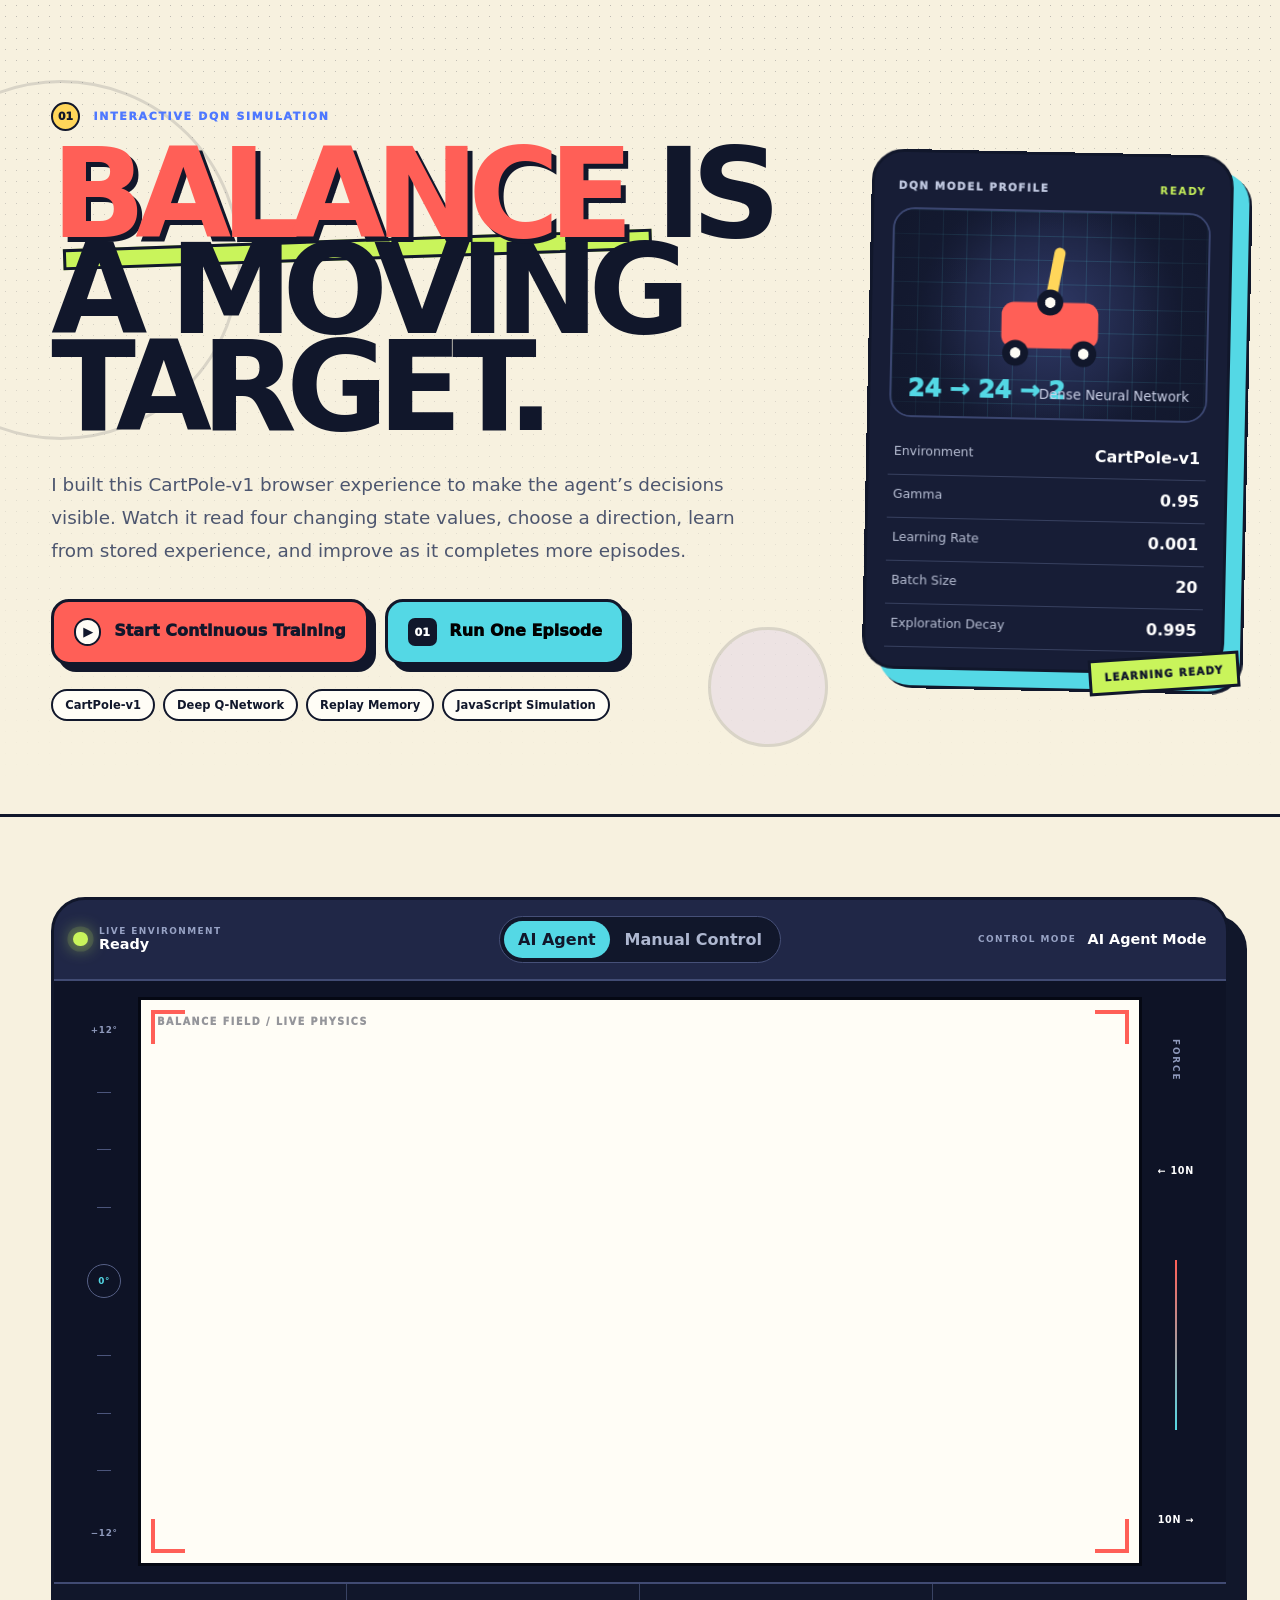
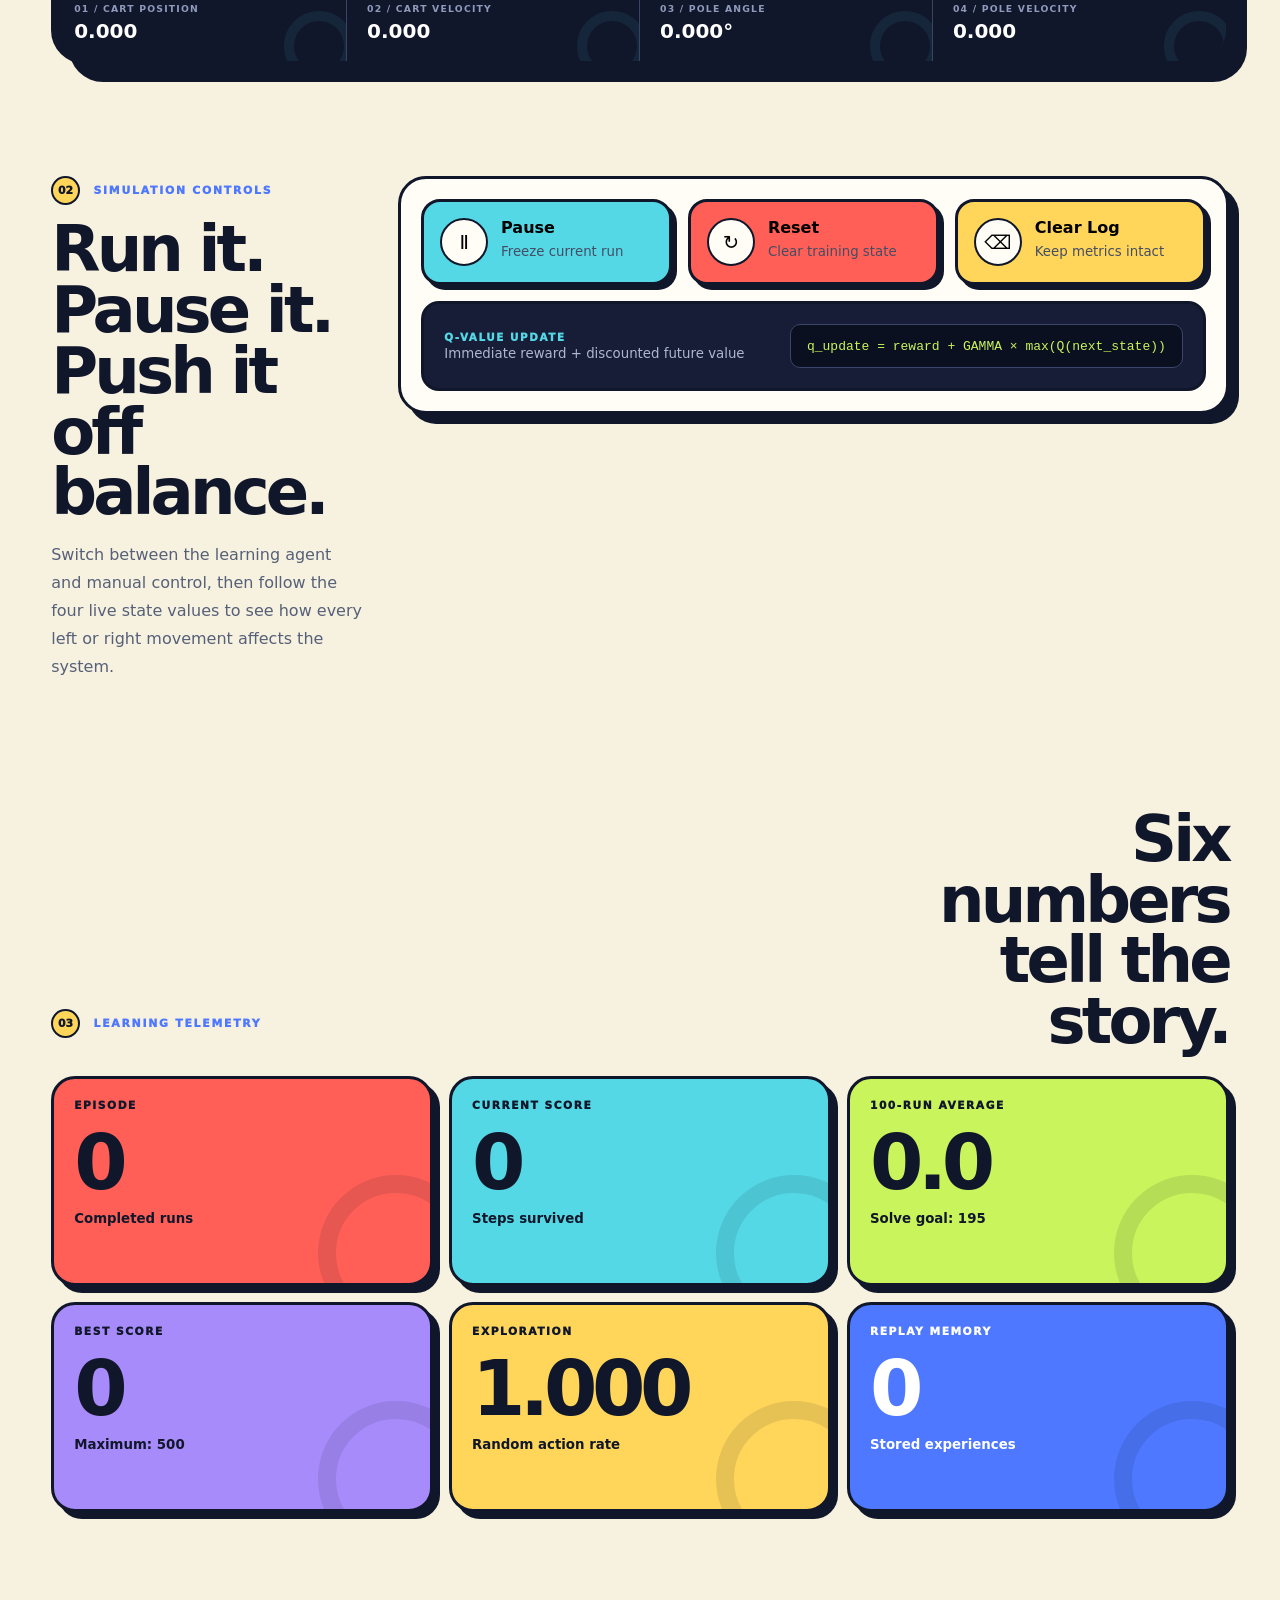
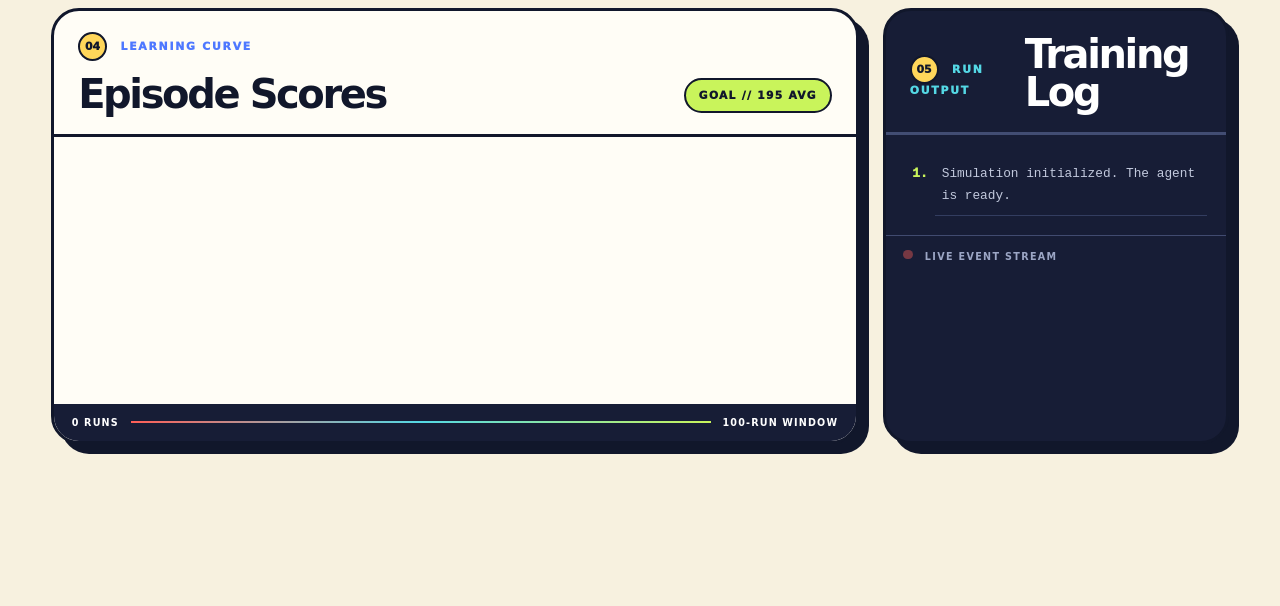
<file: index.html>
<!DOCTYPE html>
<!--
  +----------------------------------------------------------------------------+
  | CartPole Balance Lab — index.html                                          |
  | Purpose: Redirects visitors to the browser demo home page.                 |
  | Author: Alysha Pursley                                                     |
  | Copyright (c) 2026 Alysha Pursley.                                         |
  +----------------------------------------------------------------------------+
-->
<html lang="en">
	<head>
		<meta charset="utf-8">
		<meta http-equiv="refresh" content="0; url=./pages/index.html">
		<meta name="robots" content="noindex">
		<meta name="viewport" content="width=device-width, initial-scale=1">
		<title>CartPole // Balance Lab</title>
	</head>
	<body>
		<p><a href="./pages/index.html">Open CartPole // Balance Lab</a></p>
	</body>
</html>
</file>
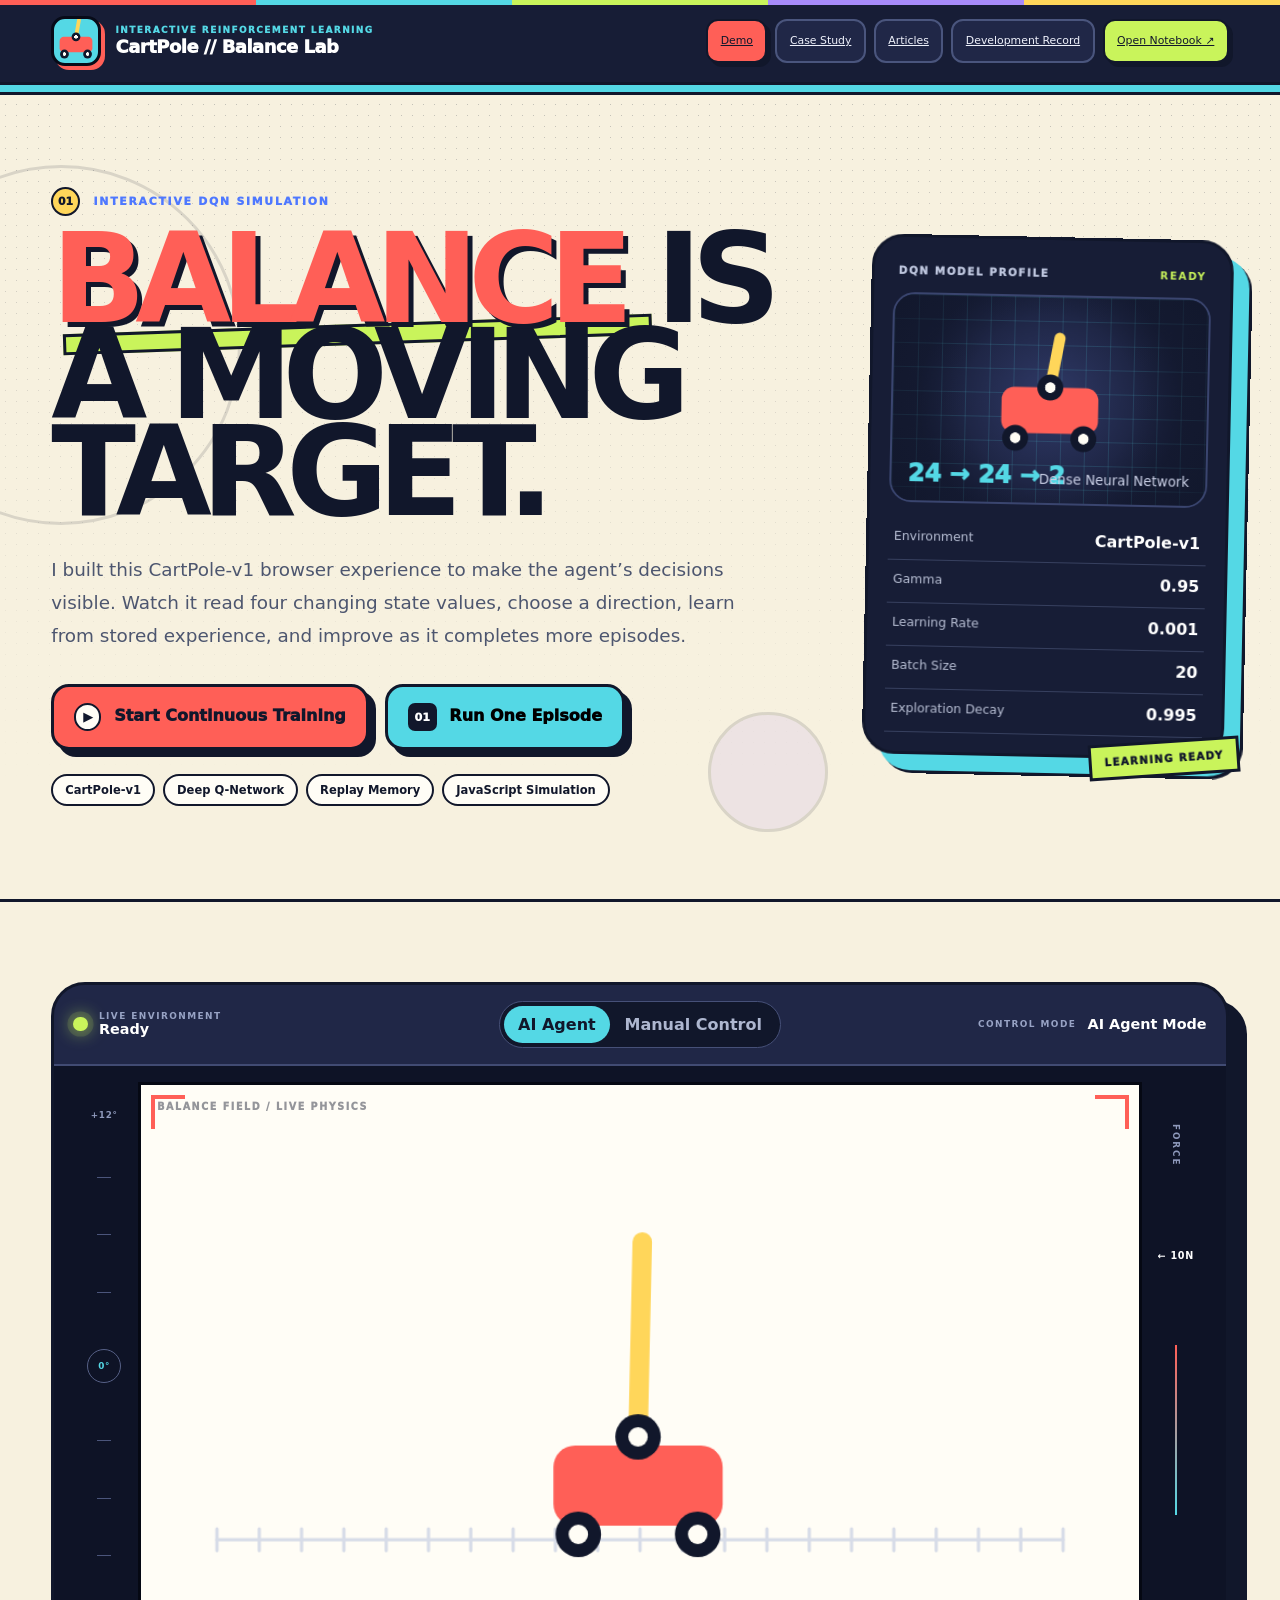
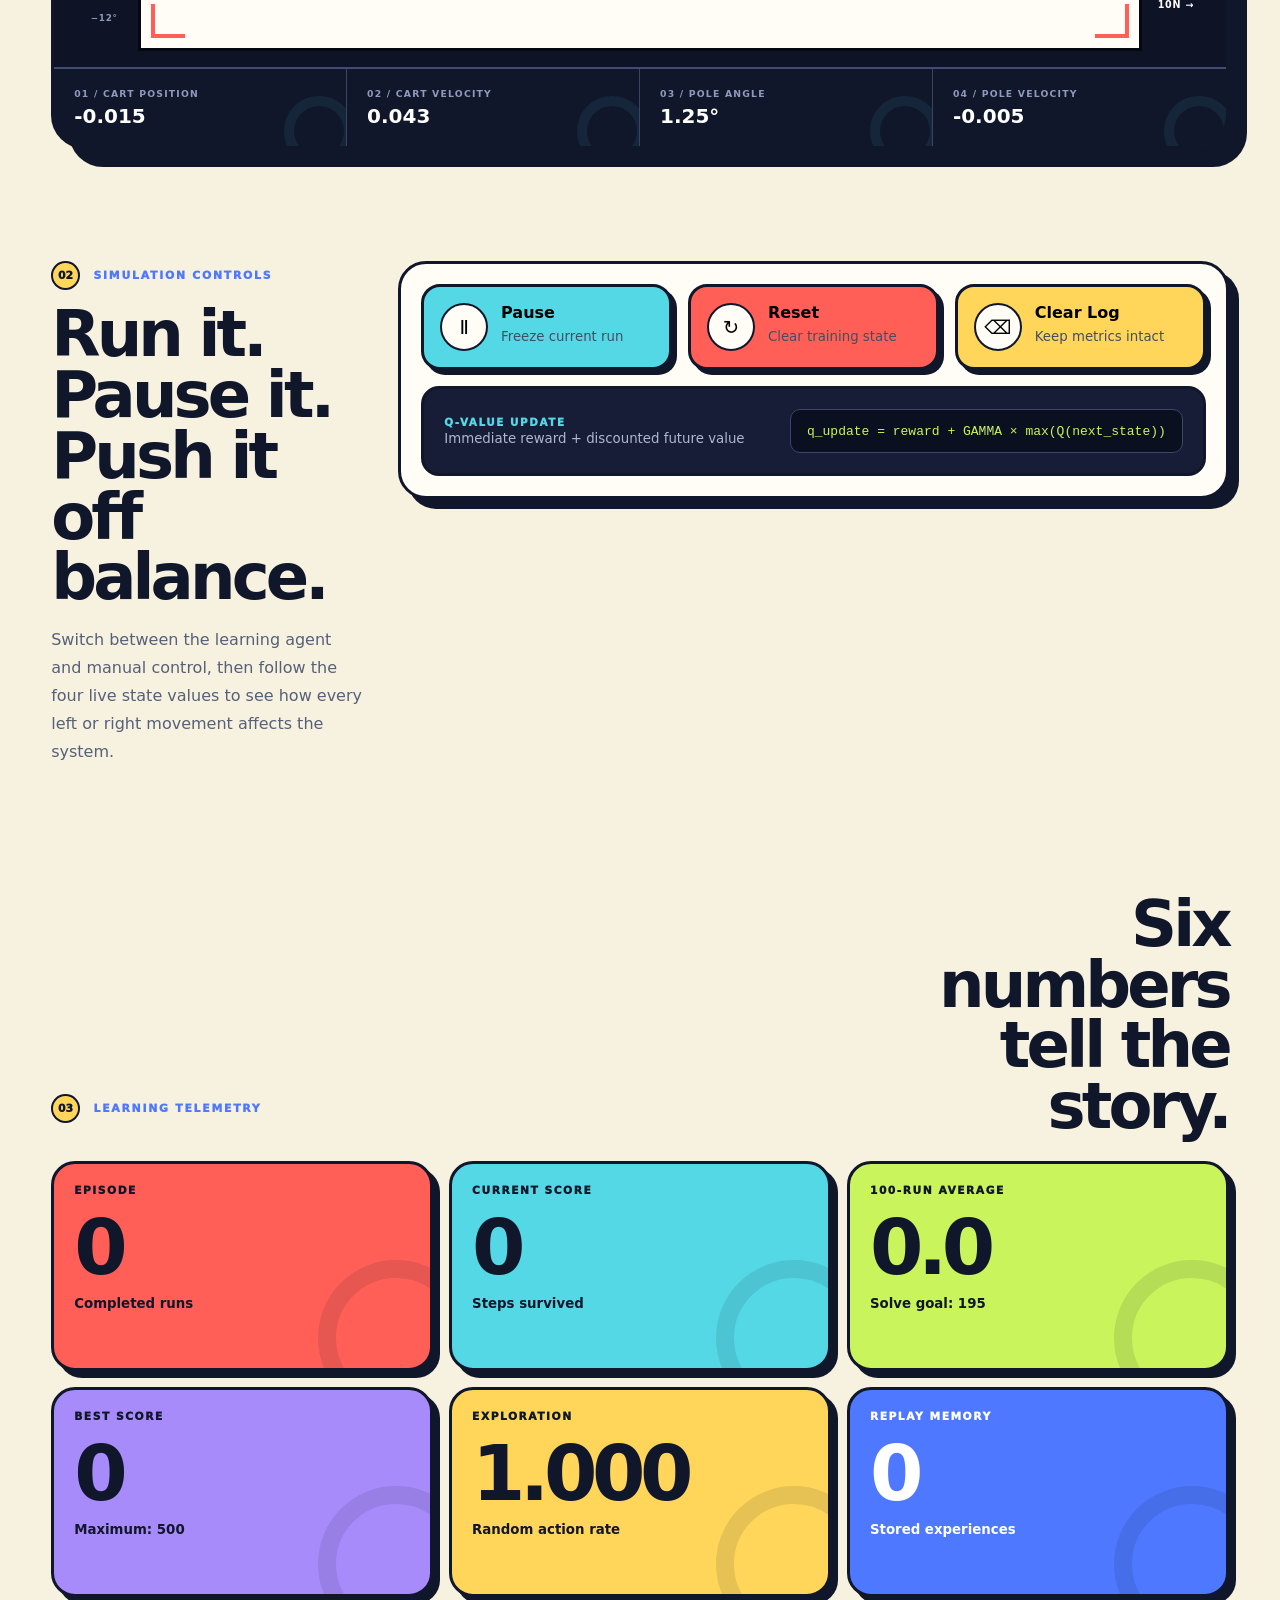
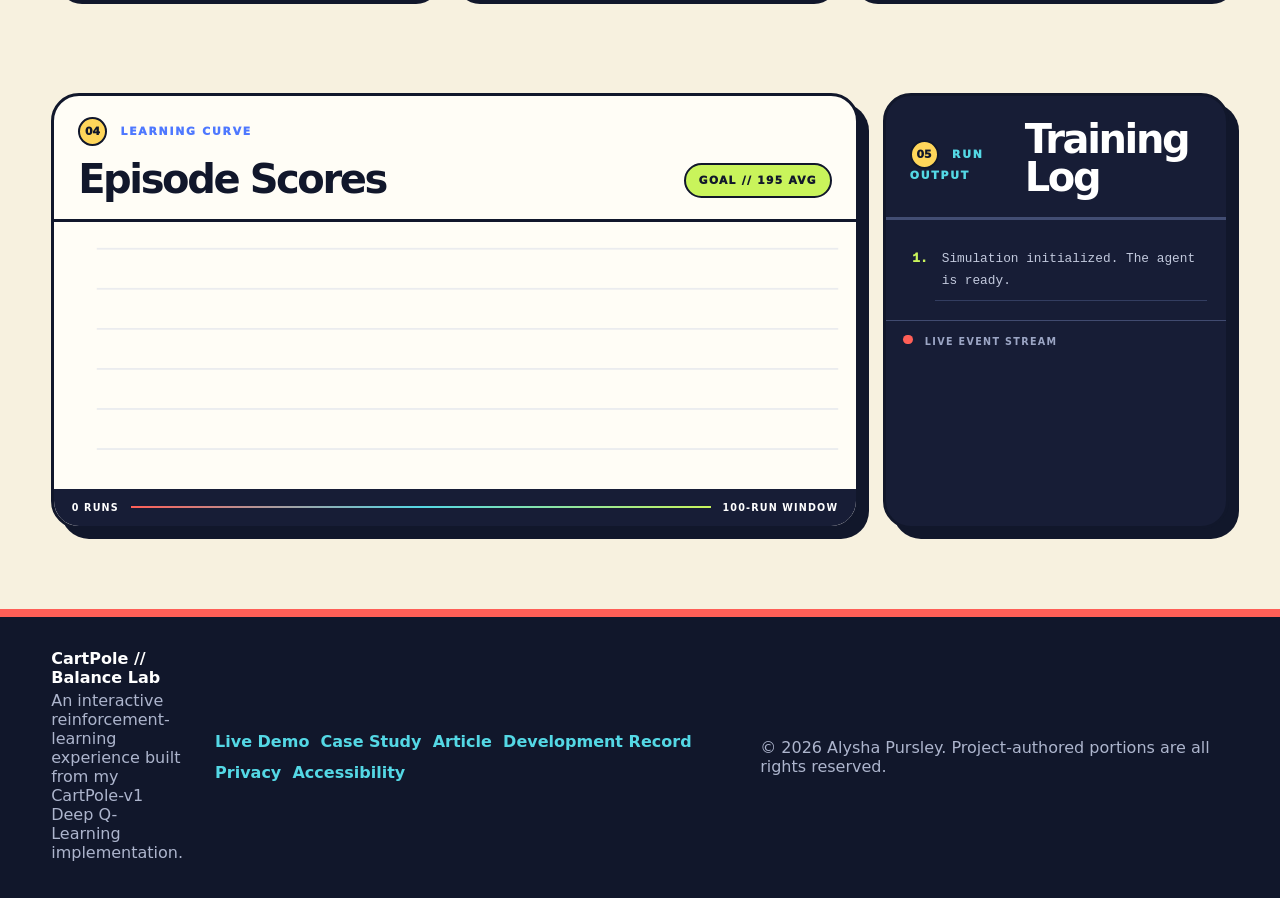
<file: pages/index.html>
<!DOCTYPE html>
<!--
  +----------------------------------------------------------------------------+
  | CartPole Balance Lab — index.html                                          |
  | Purpose: Provides the editable index page content.                         |
  | Author: Alysha Pursley                                                     |
  | Copyright (c) 2026 Alysha Pursley.                                         |
  +----------------------------------------------------------------------------+
-->
<html lang="en">
	<head>
		<meta charset="utf-8">
		<meta content="Alysha Pursley" name="author">
		<meta content="width=device-width, initial-scale=1" name="viewport">
		<meta content="Explore an interactive CartPole Deep Q-Learning demo, inspect agent state and training behavior, and read the technical case study and development record." name="description">
		<title>Interactive CartPole DQN Demo | Balance Lab</title>
		<link href="../assets/css/shared.css?v=20260918-1" rel="stylesheet">
		<link href="../assets/css/pages/index.css?v=20260918-1" rel="stylesheet">
		<meta content="#171d36" name="theme-color">
		<meta content="strict-origin-when-cross-origin" name="referrer">
		<meta content="Interactive CartPole DQN Demo | Balance Lab" property="og:title">
		<meta content="Explore an interactive CartPole Deep Q-Learning demo, inspect agent state and training behavior, and read the technical case study and development record." property="og:description">
		<meta content="website" property="og:type">
		<meta content="../assets/social-preview.png" property="og:image">
		<meta content="summary_large_image" name="twitter:card">
		<meta content="Interactive CartPole DQN Demo | Balance Lab" name="twitter:title">
		<meta content="Explore an interactive CartPole Deep Q-Learning demo, inspect agent state and training behavior, and read the technical case study and development record." name="twitter:description">
		<meta content="../assets/social-preview.png" name="twitter:image">
		<link href="../favicon.ico" rel="icon" sizes="any">
		<link href="../assets/icons/favicon-32.png" rel="icon" sizes="32x32" type="image/png">
		<link href="../assets/icons/apple-touch-icon.png" rel="apple-touch-icon" sizes="180x180">
		<link href="../manifest.webmanifest" rel="manifest">
		<meta content="default-src 'self'; script-src 'self'; style-src 'self'; img-src 'self' data:; object-src 'none'; base-uri 'self'; form-action 'self'" http-equiv="Content-Security-Policy">
	</head>
	<body class="demo-page page-live-demo">
		<a class="skip-link" href="#main-content">Skip to main content</a>
		<div aria-hidden="true" class="page-noise"></div>
		<header data-site-header="">
			<noscript>
				<nav aria-label="Primary navigation fallback">
					<a href="./index.html">Demo</a>
					<a href="./case-study.html">Case Study</a>
					<a href="./article.html">Articles</a>
					<a href="./project-record.html">Development Record</a>
				</nav>
			</noscript>
		</header>
		<main id="main-content">
      <!--
				============================================================================
				Project introduction and DQN profile
				============================================================================
      -->
			<section class="hero">
				<div aria-hidden="true" class="hero-orbit hero-orbit-one"></div>
				<div aria-hidden="true" class="hero-orbit hero-orbit-two"></div>
				<div class="hero-copy">
					<p class="eyebrow">
						<span>01</span>
						Interactive DQN Simulation
					</p>
					<h1>
						<span>Balance</span>
						is a moving target.
					</h1>
					<p class="hero-text">
						I built this CartPole-v1 browser experience to make the agent’s decisions
						visible. Watch it read four changing state values, choose a direction, learn
						from stored experience, and improve as it completes more episodes.
					</p>
					<div class="hero-actions">
						<button class="primary-cta" id="startBtn" type="button">
							<span>▶</span>
							Start Continuous Training
						</button>
						<button class="secondary-cta" id="episodeBtn" type="button">
							<span>01</span>
							Run One Episode
						</button>
					</div>
					<div aria-label="Project technologies" class="hero-tags">
						<span>CartPole-v1</span>
						<span>Deep Q-Network</span>
						<span>Replay Memory</span>
						<span>JavaScript Simulation</span>
					</div>
				</div>
				<aside aria-label="Deep Q-Network settings" class="hero-machine">
					<div class="machine-header">
						<span>DQN MODEL PROFILE</span>
						<b>READY</b>
					</div>
					<div class="machine-display">
						<div aria-hidden="true" class="mini-pole">
							<i></i>
							<b></b>
							<em></em>
						</div>
						<p>24 → 24 → 2</p>
						<small>Dense Neural Network</small>
					</div>
					<dl>
						<div>
							<dt>Environment</dt>
							<dd>CartPole-v1</dd>
						</div>
						<div>
							<dt>Gamma</dt>
							<dd>0.95</dd>
						</div>
						<div>
							<dt>Learning Rate</dt>
							<dd>0.001</dd>
						</div>
						<div>
							<dt>Batch Size</dt>
							<dd>20</dd>
						</div>
						<div>
							<dt>Exploration Decay</dt>
							<dd>0.995</dd>
						</div>
					</dl>
					<span class="machine-stamp">LEARNING READY</span>
				</aside>
			</section>
      <!--
				============================================================================
				Live CartPole simulation and state readout
				============================================================================
      -->
			<section aria-labelledby="stage-title" class="stage-shell">
				<div class="stage-header">
					<div class="stage-title-wrap">
						<span aria-hidden="true" class="status-light"></span>
						<div>
							<small>LIVE ENVIRONMENT</small>
							<strong aria-live="polite" id="statusText">Ready</strong>
						</div>
					</div>
					<div aria-label="Control mode" class="mode-switch" role="group">
						<button aria-pressed="true" class="mode active" id="agentModeBtn" type="button">
							AI Agent
						</button>
						<button aria-pressed="false" class="mode" id="manualModeBtn" type="button">
							Manual Control
						</button>
					</div>
					<div class="stage-mode">
						<small>CONTROL MODE</small>
						<strong id="modeText">AI Agent Mode</strong>
					</div>
				</div>
				<div class="stage-body">
					<aside aria-hidden="true" class="stage-rail stage-rail-left">
						<span>+12°</span>
						<i></i>
						<i></i>
						<i></i>
						<b>0°</b>
						<i></i>
						<i></i>
						<i></i>
						<span>−12°</span>
					</aside>
					<div class="canvas-frame">
						<h2 class="sr-only" id="stage-title">CartPole simulation</h2>
						<canvas aria-labelledby="stage-title" class="cartpole-canvas" height="520" id="cartpoleCanvas" role="img" width="920">
							Your browser does not support canvas.
						</canvas>
						<div class="canvas-corner top-left"></div>
						<div class="canvas-corner top-right"></div>
						<div class="canvas-corner bottom-left"></div>
						<div class="canvas-corner bottom-right"></div>
					</div>
					<aside aria-hidden="true" class="stage-rail stage-rail-right">
						<span>FORCE</span>
						<b>← 10N</b>
						<i></i>
						<b>10N →</b>
					</aside>
				</div>
				<div aria-label="Current environment state" class="state-ribbon">
					<div>
						<span>01 / Cart Position</span>
						<strong id="cartPosition">0.000</strong>
						<i></i>
					</div>
					<div>
						<span>02 / Cart Velocity</span>
						<strong id="cartVelocity">0.000</strong>
						<i></i>
					</div>
					<div>
						<span>03 / Pole Angle</span>
						<strong id="poleAngle">0.000°</strong>
						<i></i>
					</div>
					<div>
						<span>04 / Pole Velocity</span>
						<strong id="poleVelocity">0.000</strong>
						<i></i>
					</div>
				</div>
			</section>
      <!--
				============================================================================
				Training, reset, and manual-control actions
				============================================================================
      -->
			<section aria-label="Simulation controls" class="command-section">
				<div class="command-heading">
					<p class="eyebrow">
						<span>02</span>
						Simulation Controls
					</p>
					<h2>Run it. Pause it. Push it off balance.</h2>
					<p>
						Switch between the learning agent and manual control, then follow the four
						live state values to see how every left or right movement affects the
						system.
					</p>
				</div>
				<div class="command-panel">
					<div class="control-buttons">
						<button class="command-button pause" id="pauseBtn" type="button">
							<span>Ⅱ</span>
							<b>Pause</b>
							<small>Freeze current run</small>
						</button>
						<button class="command-button reset" id="resetBtn" type="button">
							<span>↻</span>
							<b>Reset</b>
							<small>Clear training state</small>
						</button>
						<button class="command-button clear" id="clearLogBtn" type="button">
							<span>⌫</span>
							<b>Clear Log</b>
							<small>Keep metrics intact</small>
						</button>
					</div>
					<div class="manual-controls" hidden="" id="manualControls">
						<p>Manual input is active. Use the arrow keys or press either force control.</p>
						<div>
							<button id="leftBtn" type="button">← Apply Left Force</button>
							<button id="rightBtn" type="button">Apply Right Force →</button>
						</div>
					</div>
					<div class="formula-card">
						<div>
							<span>Q-VALUE UPDATE</span>
							<small>Immediate reward + discounted future value</small>
						</div>
						<code>q_update = reward + GAMMA × max(Q(next_state))</code>
					</div>
				</div>
			</section>
      <!--
				============================================================================
				Learning telemetry
				============================================================================
      -->
			<section aria-label="Training metrics" class="metric-zone">
				<div class="metric-intro">
					<p class="eyebrow">
						<span>03</span>
						Learning Telemetry
					</p>
					<h2>Six numbers tell the story.</h2>
				</div>
				<div class="metric-board">
					<article class="metric-coral">
						<span>Episode</span>
						<strong id="episodeCount">0</strong>
						<small>Completed runs</small>
					</article>
					<article class="metric-cyan">
						<span>Current Score</span>
						<strong id="scoreValue">0</strong>
						<small>Steps survived</small>
					</article>
					<article class="metric-lime">
						<span>100-Run Average</span>
						<strong id="averageScore">0.0</strong>
						<small>Solve goal: 195</small>
					</article>
					<article class="metric-violet">
						<span>Best Score</span>
						<strong id="bestScore">0</strong>
						<small>Maximum: 500</small>
					</article>
					<article class="metric-yellow">
						<span>Exploration</span>
						<strong id="epsilonValue">1.000</strong>
						<small>Random action rate</small>
					</article>
					<article class="metric-blue">
						<span>Replay Memory</span>
						<strong id="memoryValue">0</strong>
						<small>Stored experiences</small>
					</article>
				</div>
			</section>
      <!--
				============================================================================
				Score history and run log
				============================================================================
      -->
			<section class="results-grid">
				<article class="chart-card">
					<header>
						<div>
							<p class="eyebrow">
								<span>04</span>
								Learning Curve
							</p>
							<h2>Episode Scores</h2>
						</div>
						<span class="goal-chip">GOAL // 195 AVG</span>
					</header>
					<canvas aria-label="Episode score history chart" height="300" id="scoreChart" width="900">
						Your browser does not support canvas.
					</canvas>
					<footer class="chart-footer">
						<span id="chartRunCount">0 RUNS</span>
						<i></i>
						<span>100-RUN WINDOW</span>
					</footer>
				</article>
				<article class="log-card">
					<header>
						<p class="eyebrow">
							<span>05</span>
							Run Output
						</p>
						<h2>Training Log</h2>
					</header>
					<ol aria-live="polite" class="training-log" id="trainingLog">
						<li>Simulation initialized. The agent is ready.</li>
					</ol>
					<div class="log-footer">
						<span class="blink-dot"></span>
						LIVE EVENT STREAM
					</div>
				</article>
			</section>
		</main>
		<footer data-site-footer=""></footer>
		<script src="../assets/js/app.js" type="module"></script>
		<script src="../assets/js/components/site-shell.js" type="module"></script>
	</body>
</html>
</file>
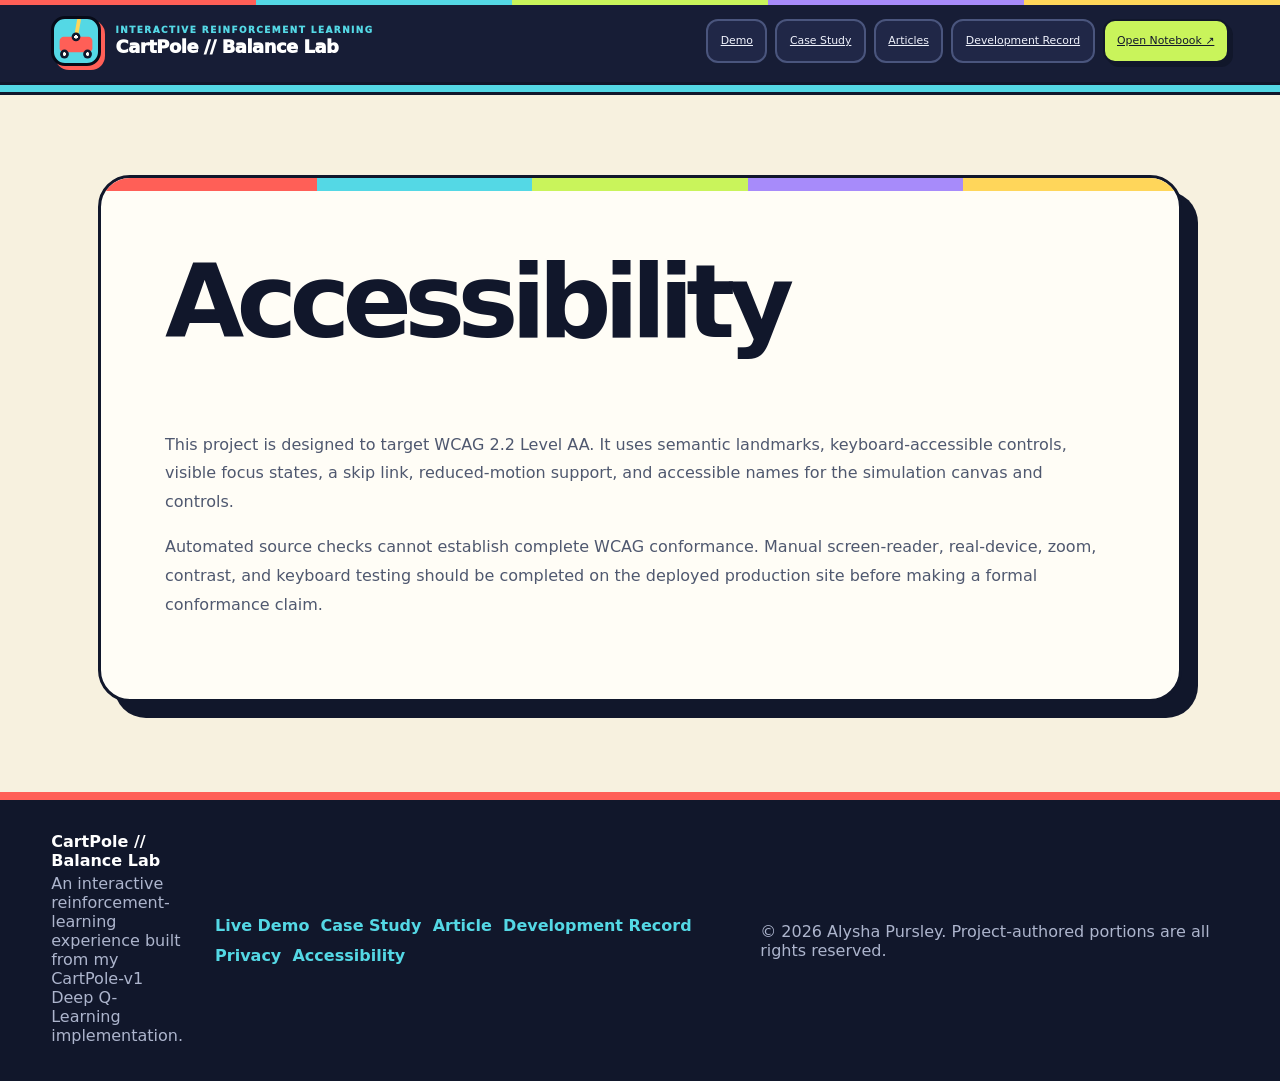
<file: pages/accessibility.html>
<!DOCTYPE html>
<!--
  +----------------------------------------------------------------------------+
  | CartPole Balance Lab — accessibility.html                                  |
  | Purpose: Provides the editable accessibility page content.                 |
  | Author: Alysha Pursley                                                     |
  | Copyright (c) 2026 Alysha Pursley.                                         |
  +----------------------------------------------------------------------------+
-->
<html lang="en">
	<head>
		<meta charset="utf-8">
		<meta name="author" content="Alysha Pursley">
		<meta name="viewport" content="width=device-width, initial-scale=1">
		<meta name="description" content="Accessibility information for CartPole Balance Lab, including its WCAG 2.2 AA target, keyboard support, reduced-motion behavior, and testing limitations.">
		<meta name="theme-color" content="#171d36">
		<meta name="referrer" content="strict-origin-when-cross-origin">
		<meta http-equiv="Content-Security-Policy" content="default-src 'self'; script-src 'self'; style-src 'self'; img-src 'self' data:; object-src 'none'; base-uri 'self'; form-action 'self'">
		<title>Accessibility | CartPole Balance Lab</title>
		<link rel="icon" href="../favicon.ico" sizes="any">
		<link rel="manifest" href="../manifest.webmanifest">
		<link rel="stylesheet" href="../assets/css/shared.css">
	</head>
	<body>
		<a class="skip-link" href="#main-content">Skip to main content</a>
		<header data-site-header=""></header>
		<noscript>
			<nav class="noscript-nav" aria-label="Primary navigation without JavaScript">
				<a href="./index.html">Demo</a>
				<a href="./case-study.html">Case Study</a>
				<a href="./article.html">Articles</a>
				<a href="./project-record.html">Development Record</a>
			</nav>
		</noscript>
		<main id="main-content" class="article-shell">
			<article class="article-card">
				<h1>Accessibility</h1>
				<p>
					This project is designed to target WCAG 2.2 Level AA. It uses semantic
					landmarks, keyboard-accessible controls, visible focus states, a skip link,
					reduced-motion support, and accessible names for the simulation canvas and
					controls.
				</p>
				<p>
					Automated source checks cannot establish complete WCAG conformance. Manual
					screen-reader, real-device, zoom, contrast, and keyboard testing should be
					completed on the deployed production site before making a formal conformance
					claim.
				</p>
			</article>
		</main>
		<footer data-site-footer=""></footer>
		<script src="../assets/js/components/site-shell.js" type="module"></script>
	</body>
</html>
</file>
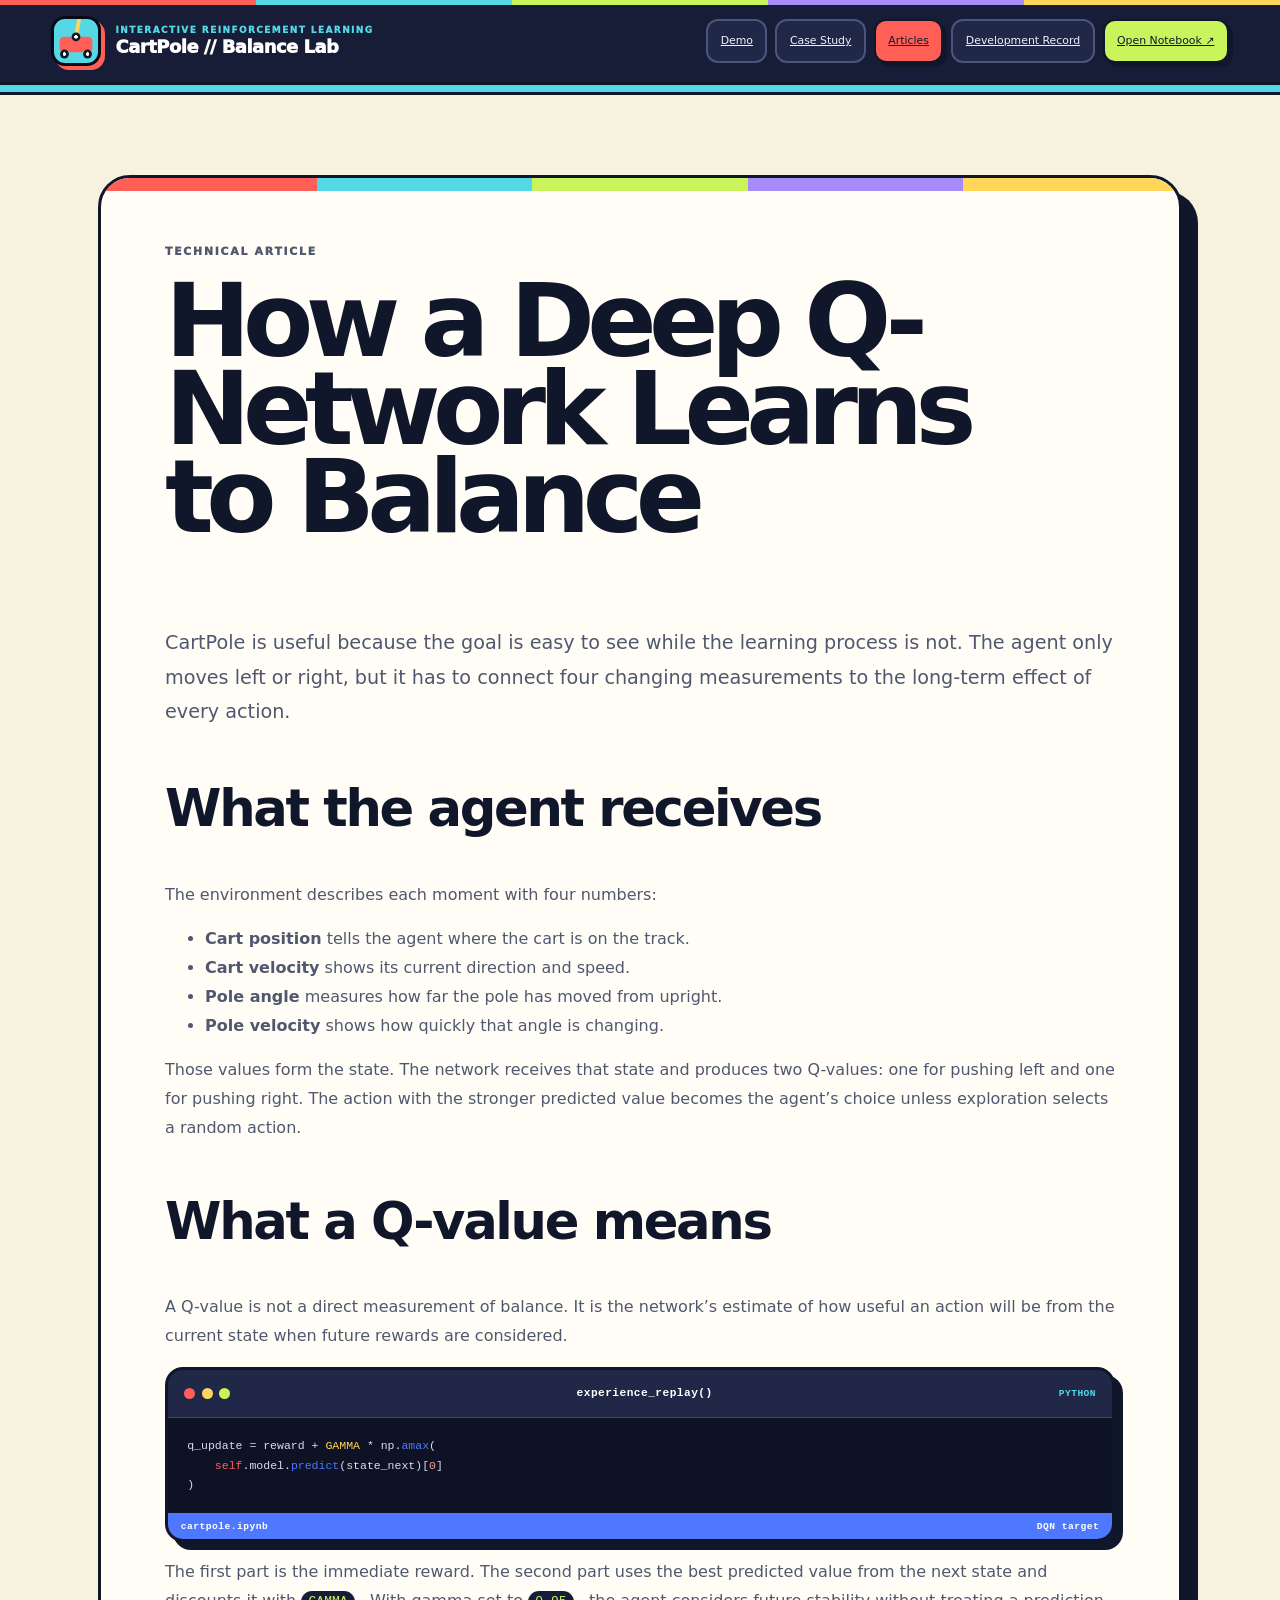
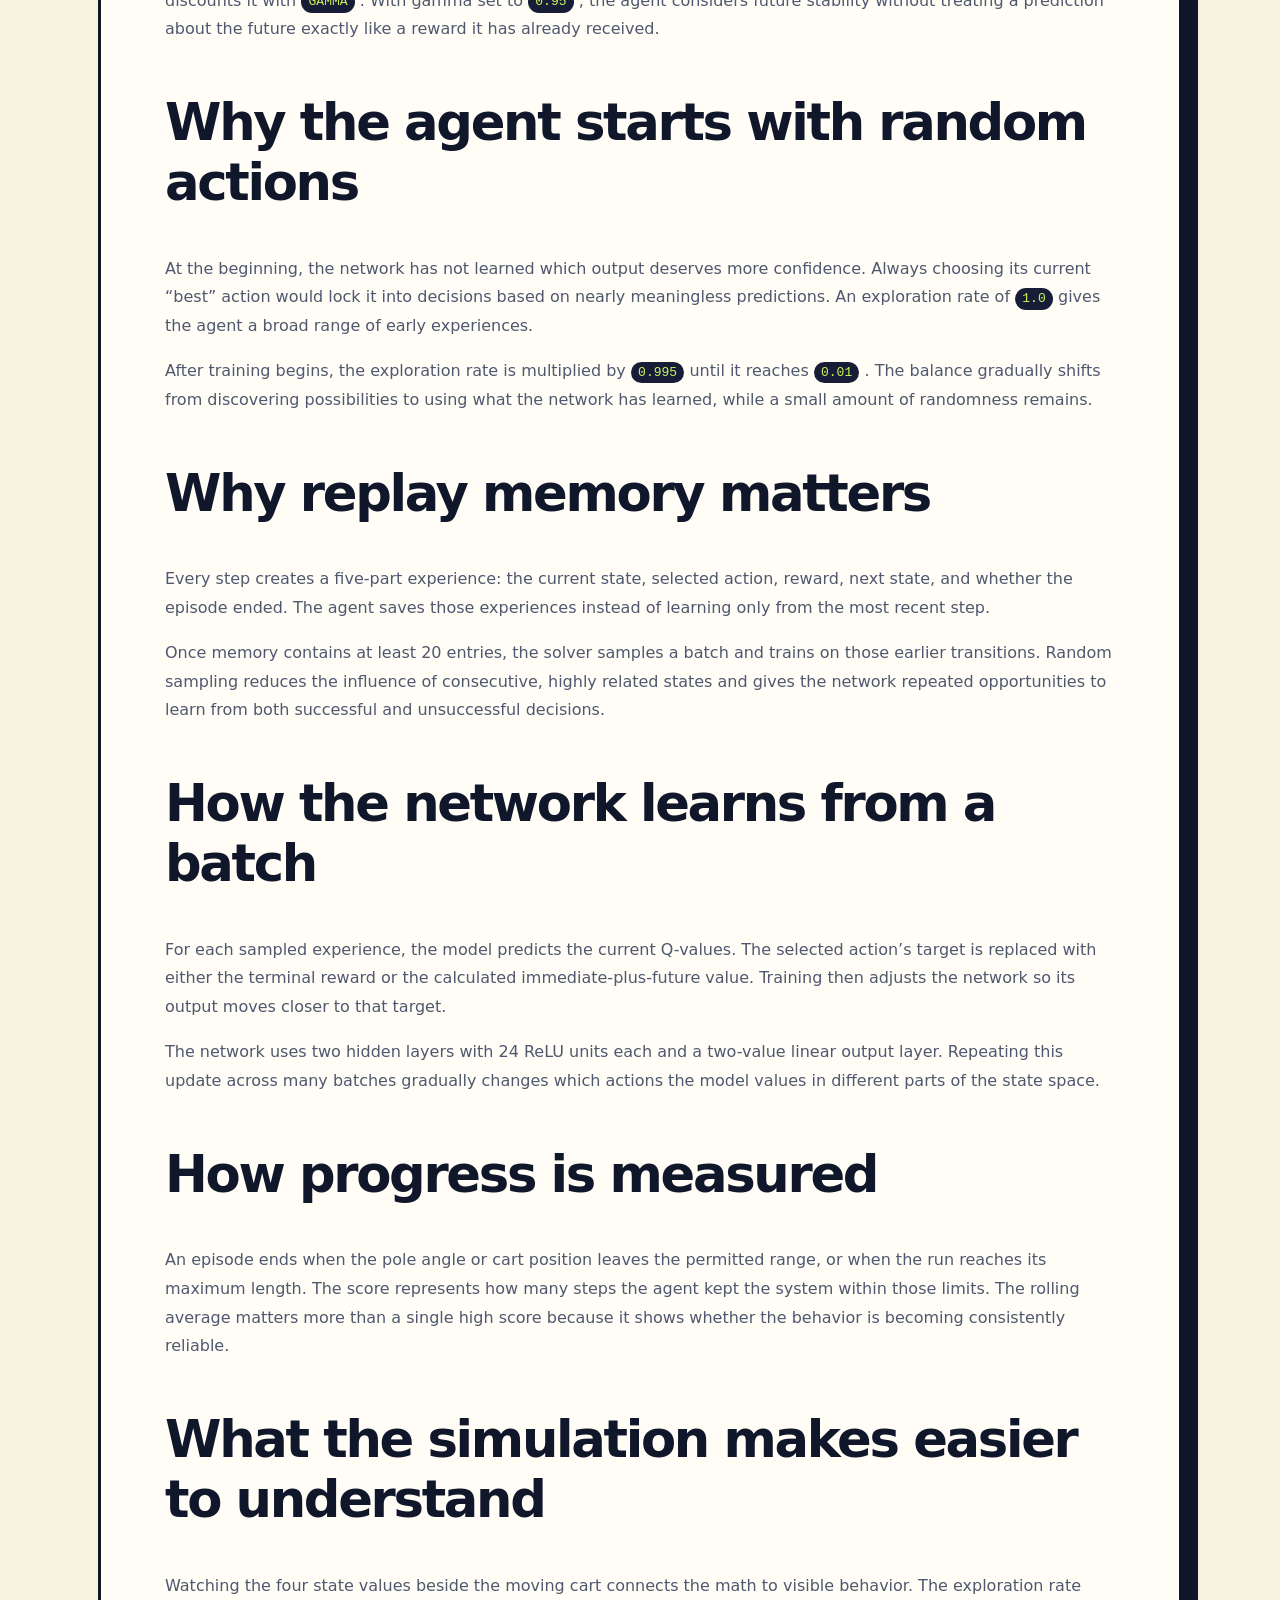
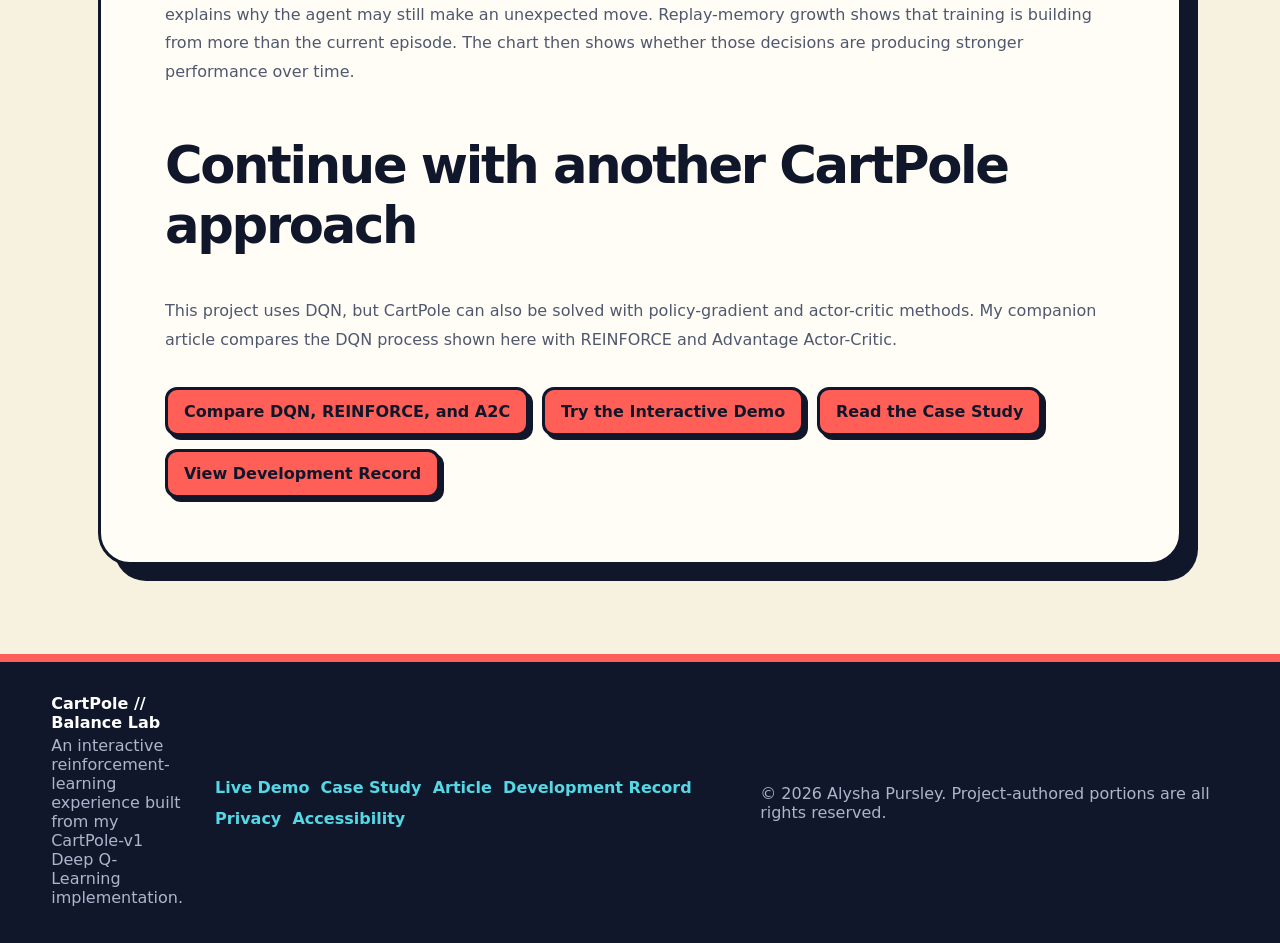
<file: pages/article.html>
<!DOCTYPE html>
<!--
  +----------------------------------------------------------------------------+
  | CartPole Balance Lab — article.html                                        |
  | Purpose: Provides the editable article page content.                       |
  | Author: Alysha Pursley                                                     |
  | Copyright (c) 2026 Alysha Pursley.                                         |
  +----------------------------------------------------------------------------+
-->
<html lang="en">
	<head>
		<meta charset="utf-8">
		<meta content="Alysha Pursley" name="author">
		<meta content="width=device-width,initial-scale=1" name="viewport">
		<meta content="Learn how a Deep Q-Network balances CartPole using state observations, epsilon-greedy actions, replay memory, Bellman targets, and neural-network training." name="description">
		<title>How a Deep Q-Network Learns CartPole | Balance Lab</title>
		<link href="../assets/css/shared.css?v=20260918-1" rel="stylesheet">
		<meta content="#171d36" name="theme-color">
		<meta content="strict-origin-when-cross-origin" name="referrer">
		<meta content="How a Deep Q-Network Learns CartPole | Balance Lab" property="og:title">
		<meta content="Learn how a Deep Q-Network balances CartPole using state observations, epsilon-greedy actions, replay memory, Bellman targets, and neural-network training." property="og:description">
		<meta content="article" property="og:type">
		<meta content="../assets/social-preview.png" property="og:image">
		<meta content="summary_large_image" name="twitter:card">
		<meta content="How a Deep Q-Network Learns CartPole | Balance Lab" name="twitter:title">
		<meta content="Learn how a Deep Q-Network balances CartPole using state observations, epsilon-greedy actions, replay memory, Bellman targets, and neural-network training." name="twitter:description">
		<meta content="../assets/social-preview.png" name="twitter:image">
		<meta content="Alysha Pursley" property="article:author">
		<link href="../favicon.ico" rel="icon" sizes="any">
		<link href="../assets/icons/favicon-32.png" rel="icon" sizes="32x32" type="image/png">
		<link href="../assets/icons/apple-touch-icon.png" rel="apple-touch-icon" sizes="180x180">
		<link href="../manifest.webmanifest" rel="manifest">
		<meta content="default-src 'self'; script-src 'self'; style-src 'self'; img-src 'self' data:; object-src 'none'; base-uri 'self'; form-action 'self'" http-equiv="Content-Security-Policy">
	</head>
	<body class="page-technical-article">
		<a class="skip-link" href="#main-content">Skip to main content</a>
		<header data-site-header="">
			<noscript>
				<nav aria-label="Primary navigation fallback">
					<a href="./index.html">Demo</a>
					<a href="./case-study.html">Case Study</a>
					<a href="./article.html">Articles</a>
					<a href="./project-record.html">Development Record</a>
				</nav>
			</noscript>
		</header>
    <!--
			============================================================================
			Main technical article
			============================================================================
    -->
		<main class="article-shell" id="main-content">
			<article class="article-card">
				<p class="eyebrow">Technical Article</p>
				<h1>How a Deep Q-Network Learns to Balance</h1>
				<p class="lead">
					CartPole is useful because the goal is easy to see while the learning process is
					not. The agent only moves left or right, but it has to connect four changing
					measurements to the long-term effect of every action.
				</p>
				<h2>What the agent receives</h2>
				<p>The environment describes each moment with four numbers:</p>
				<ul>
					<li>
						<strong>Cart position</strong>
						tells the agent where the cart is on the track.
					</li>
					<li>
						<strong>Cart velocity</strong>
						shows its current direction and speed.
					</li>
					<li>
						<strong>Pole angle</strong>
						measures how far the pole has moved from upright.
					</li>
					<li>
						<strong>Pole velocity</strong>
						shows how quickly that angle is changing.
					</li>
				</ul>
				<p>
					Those values form the state. The network receives that state and produces two
					Q-values: one for pushing left and one for pushing right. The action with the
					stronger predicted value becomes the agent’s choice unless exploration selects a
					random action.
				</p>
				<h2>What a Q-value means</h2>
				<p>
					A Q-value is not a direct measurement of balance. It is the network’s estimate
					of how useful an action will be from the current state when future rewards are
					considered.
				</p>
				<div aria-label="Q-value update from the CartPole notebook" class="code-window">
					<div class="editor-bar">
						<span aria-hidden="true" class="window-dots">
							<i></i>
							<i></i>
							<i></i>
						</span>
						<strong>experience_replay()</strong>
						<span>PYTHON</span>
					</div>
					<pre class="code-editor"><code>q_update = reward + <span class="const">GAMMA</span> * np.<span class="fn">amax</span>(
		<span class="self">self</span>.model.<span class="fn">predict</span>(state_next)[<span class="num">0</span>]
)</code></pre>
					<div class="editor-status">
						<span>cartpole.ipynb</span>
						<span>DQN target</span>
					</div>
				</div>
				<p>
					The first part is the immediate reward. The second part uses the best predicted
					value from the next state and discounts it with
					<code>GAMMA</code>
					. With gamma set to
					<code>0.95</code>
					, the agent considers future stability without treating a prediction about the
					future exactly like a reward it has already received.
				</p>
				<h2>Why the agent starts with random actions</h2>
				<p>
					At the beginning, the network has not learned which output deserves more
					confidence. Always choosing its current “best” action would lock it into
					decisions based on nearly meaningless predictions. An exploration rate of
					<code>1.0</code>
					gives the agent a broad range of early experiences.
				</p>
				<p>
					After training begins, the exploration rate is multiplied by
					<code>0.995</code>
					until it reaches
					<code>0.01</code>
					. The balance gradually shifts from discovering possibilities to using what the
					network has learned, while a small amount of randomness remains.
				</p>
				<h2>Why replay memory matters</h2>
				<p>
					Every step creates a five-part experience: the current state, selected action,
					reward, next state, and whether the episode ended. The agent saves those
					experiences instead of learning only from the most recent step.
				</p>
				<p>
					Once memory contains at least 20 entries, the solver samples a batch and trains
					on those earlier transitions. Random sampling reduces the influence of
					consecutive, highly related states and gives the network repeated opportunities
					to learn from both successful and unsuccessful decisions.
				</p>
				<h2>How the network learns from a batch</h2>
				<p>
					For each sampled experience, the model predicts the current Q-values. The
					selected action’s target is replaced with either the terminal reward or the
					calculated immediate-plus-future value. Training then adjusts the network so its
					output moves closer to that target.
				</p>
				<p>
					The network uses two hidden layers with 24 ReLU units each and a two-value
					linear output layer. Repeating this update across many batches gradually changes
					which actions the model values in different parts of the state space.
				</p>
				<h2>How progress is measured</h2>
				<p>
					An episode ends when the pole angle or cart position leaves the permitted range,
					or when the run reaches its maximum length. The score represents how many steps
					the agent kept the system within those limits. The rolling average matters more
					than a single high score because it shows whether the behavior is becoming
					consistently reliable.
				</p>
				<h2>What the simulation makes easier to understand</h2>
				<p>
					Watching the four state values beside the moving cart connects the math to
					visible behavior. The exploration rate explains why the agent may still make an
					unexpected move. Replay-memory growth shows that training is building from more
					than the current episode. The chart then shows whether those decisions are
					producing stronger performance over time.
				</p>
				<h2>Continue with another CartPole approach</h2>
				<p>
					This project uses DQN, but CartPole can also be solved with policy-gradient and
					actor-critic methods. My companion article compares the DQN process shown here
					with REINFORCE and Advantage Actor-Critic.
				</p>
				<div class="article-actions">
					<a href="./reinforce-a2c-cartpole.html">Compare DQN, REINFORCE, and A2C</a>
					<a href="./index.html">Try the Interactive Demo</a>
					<a href="./case-study.html">Read the Case Study</a>
					<a href="./project-record.html">View Development Record</a>
				</div>
			</article>
		</main>
		<footer data-site-footer=""></footer>
		<script src="../assets/js/components/site-shell.js" type="module"></script>
	</body>
</html>
</file>
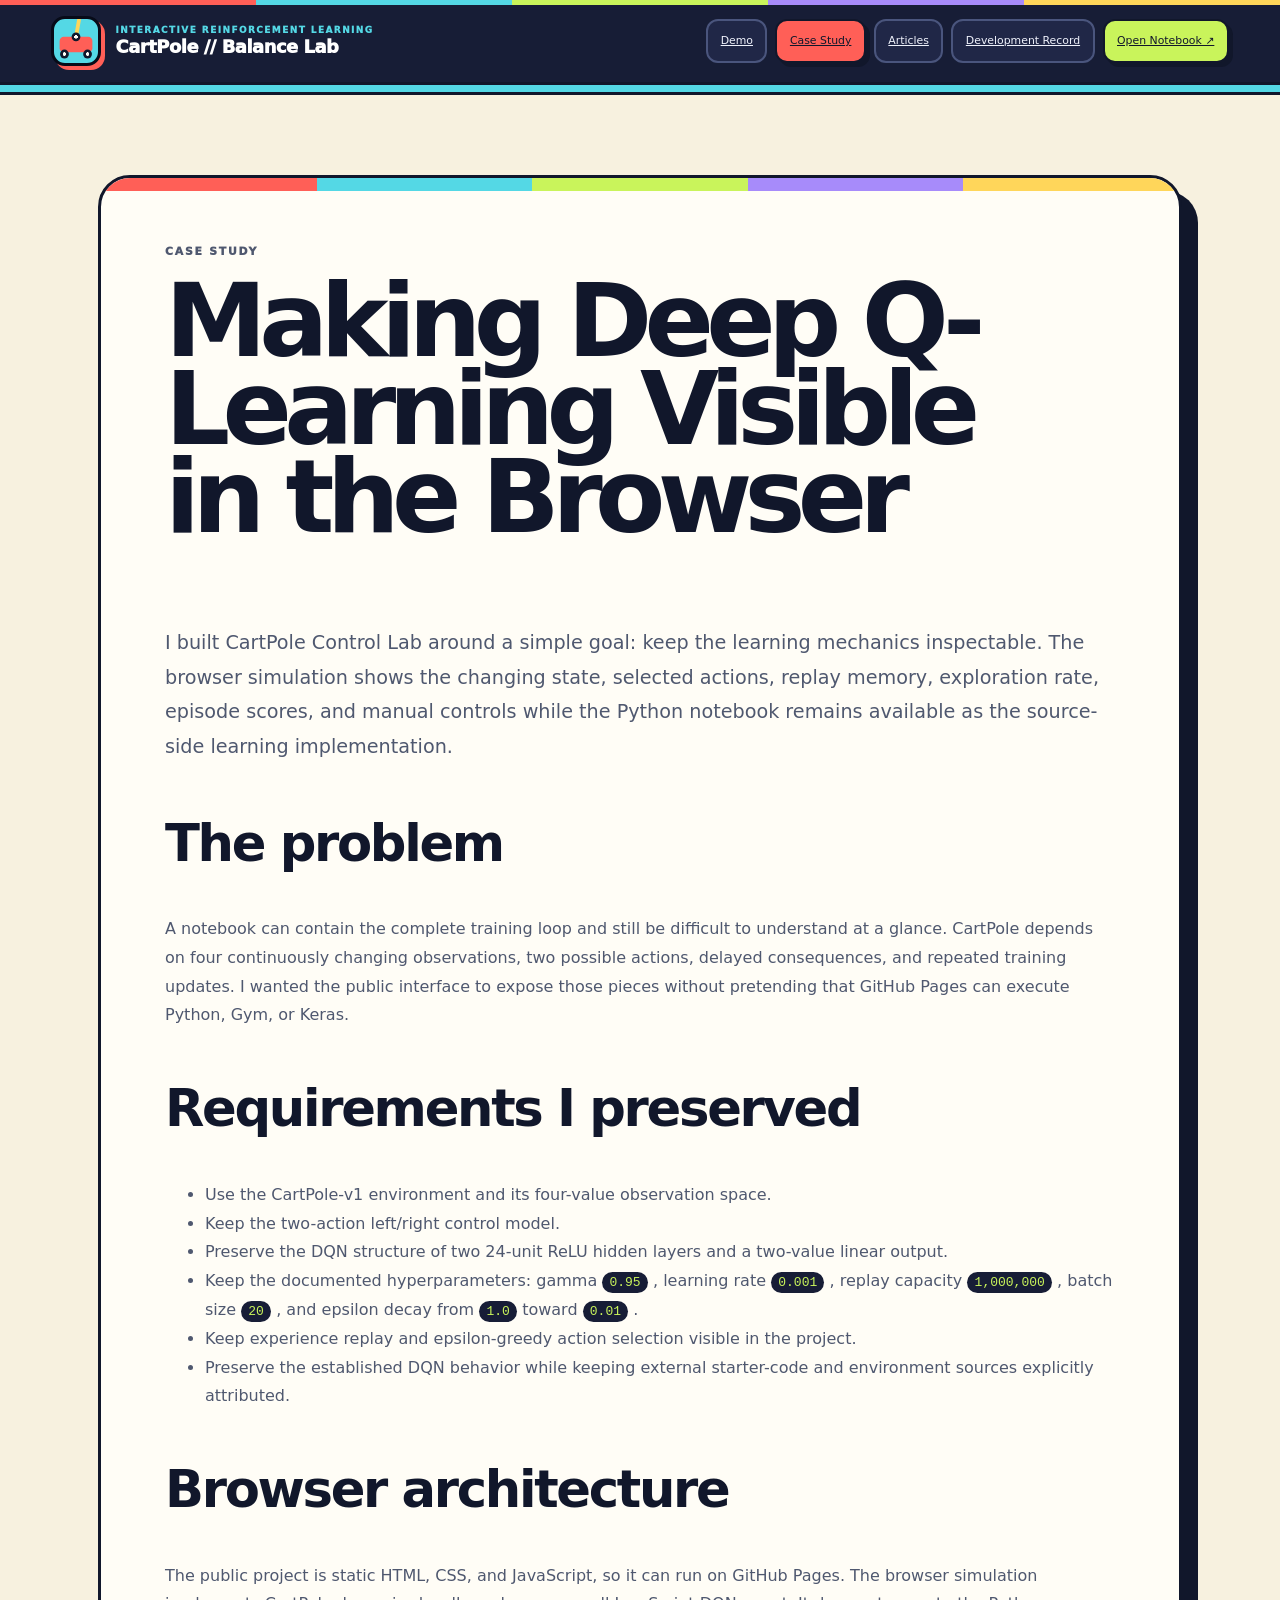
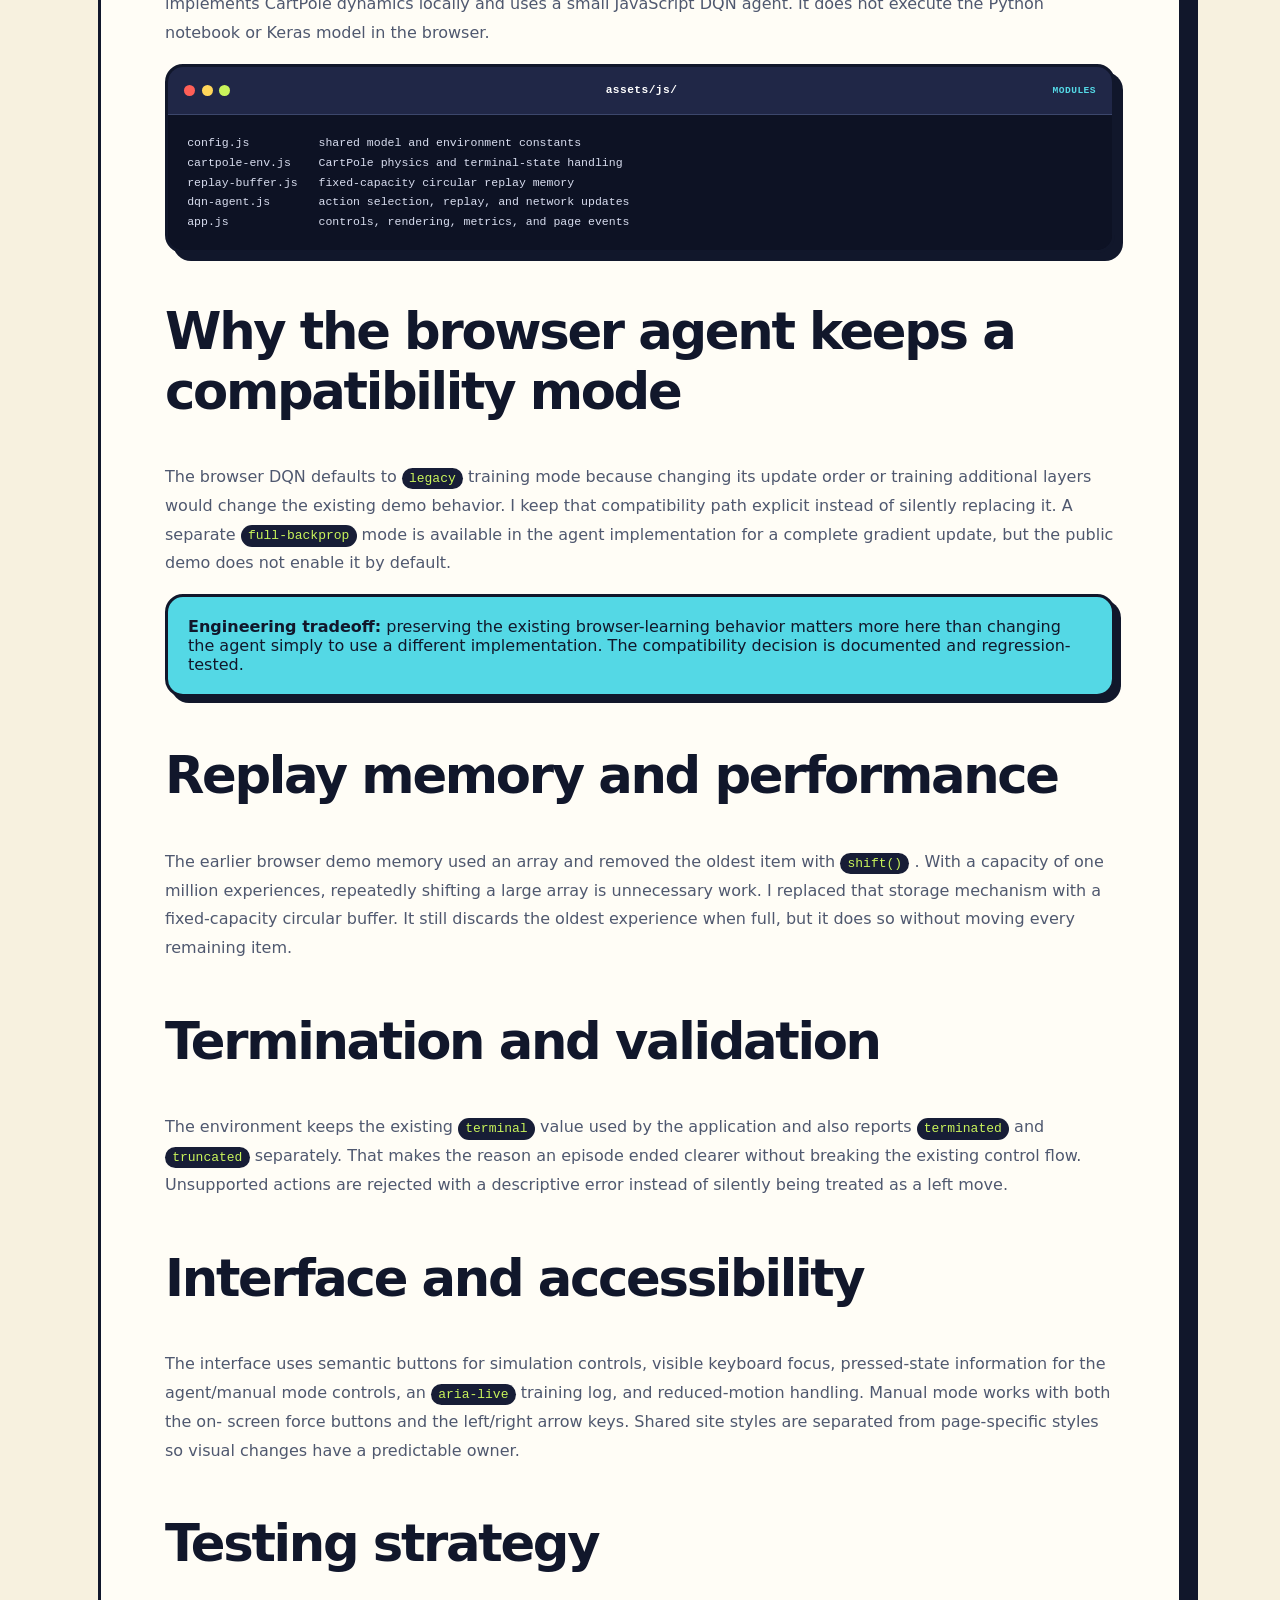
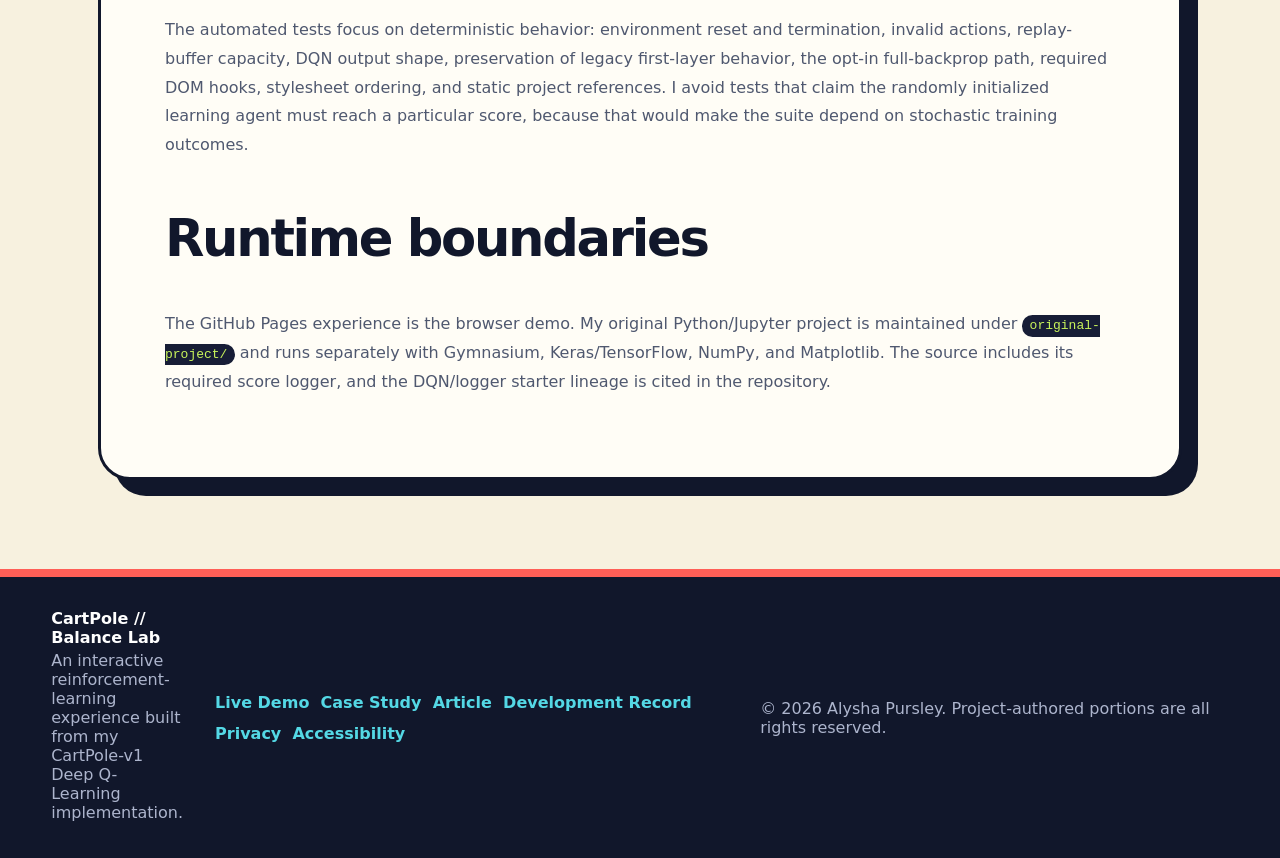
<file: pages/case-study.html>
<!DOCTYPE html>
<!--
  +----------------------------------------------------------------------------+
  | CartPole Balance Lab — case-study.html                                     |
  | Purpose: Provides the editable case study page content.                    |
  | Author: Alysha Pursley                                                     |
  | Copyright (c) 2026 Alysha Pursley.                                         |
  +----------------------------------------------------------------------------+
-->
<html lang="en">
	<head>
		<meta charset="utf-8">
		<meta content="Alysha Pursley" name="author">
		<meta content="width=device-width, initial-scale=1" name="viewport">
		<meta content="Read the CartPole DQN case study covering architecture, browser simulation boundaries, deterministic validation, engineering choices, and source provenance." name="description">
		<title>CartPole DQN Engineering Case Study | Balance Lab</title>
		<link href="../assets/css/shared.css?v=20260918-1" rel="stylesheet">
		<link href="../assets/css/pages/case-study.css?v=20260918-1" rel="stylesheet">
		<meta content="#171d36" name="theme-color">
		<meta content="strict-origin-when-cross-origin" name="referrer">
		<meta content="CartPole DQN Engineering Case Study | Balance Lab" property="og:title">
		<meta content="Read the CartPole DQN case study covering architecture, browser simulation boundaries, deterministic validation, engineering choices, and source provenance." property="og:description">
		<meta content="article" property="og:type">
		<meta content="../assets/social-preview.png" property="og:image">
		<meta content="summary_large_image" name="twitter:card">
		<meta content="CartPole DQN Engineering Case Study | Balance Lab" name="twitter:title">
		<meta content="Read the CartPole DQN case study covering architecture, browser simulation boundaries, deterministic validation, engineering choices, and source provenance." name="twitter:description">
		<meta content="../assets/social-preview.png" name="twitter:image">
		<link href="../favicon.ico" rel="icon" sizes="any">
		<link href="../assets/icons/favicon-32.png" rel="icon" sizes="32x32" type="image/png">
		<link href="../assets/icons/apple-touch-icon.png" rel="apple-touch-icon" sizes="180x180">
		<link href="../manifest.webmanifest" rel="manifest">
		<meta content="default-src 'self'; script-src 'self'; style-src 'self'; img-src 'self' data:; object-src 'none'; base-uri 'self'; form-action 'self'" http-equiv="Content-Security-Policy">
	</head>
	<body class="page-case-study">
		<a class="skip-link" href="#main-content">Skip to main content</a>
		<header data-site-header="">
			<noscript>
				<nav aria-label="Primary navigation fallback">
					<a href="./index.html">Demo</a>
					<a href="./case-study.html">Case Study</a>
					<a href="./article.html">Articles</a>
					<a href="./project-record.html">Development Record</a>
				</nav>
			</noscript>
		</header>
    <!--
			============================================================================
			Main project documentation content
			============================================================================
    -->
		<main class="article-shell" id="main-content">
			<article class="article-card">
				<p class="eyebrow">Case Study</p>
				<h1>Making Deep Q-Learning Visible in the Browser</h1>
				<p class="lead">
					I built CartPole Control Lab around a simple goal: keep the learning mechanics
					inspectable. The browser simulation shows the changing state, selected actions,
					replay memory, exploration rate, episode scores, and manual controls while the
					Python notebook remains available as the source-side learning implementation.
				</p>
				<h2>The problem</h2>
				<p>
					A notebook can contain the complete training loop and still be difficult to
					understand at a glance. CartPole depends on four continuously changing
					observations, two possible actions, delayed consequences, and repeated training
					updates. I wanted the public interface to expose those pieces without pretending
					that GitHub Pages can execute Python, Gym, or Keras.
				</p>
				<h2>Requirements I preserved</h2>
				<ul>
					<li>Use the CartPole-v1 environment and its four-value observation space.</li>
					<li>Keep the two-action left/right control model.</li>
					<li>
						Preserve the DQN structure of two 24-unit ReLU hidden layers and a two-value
						linear output.
					</li>
					<li>
						Keep the documented hyperparameters: gamma
						<code>0.95</code>
						, learning rate
						<code>0.001</code>
						, replay capacity
						<code>1,000,000</code>
						, batch size
						<code>20</code>
						, and epsilon decay from
						<code>1.0</code>
						toward
						<code>0.01</code>
						.
					</li>
					<li>
						Keep experience replay and epsilon-greedy action selection visible in the
						project.
					</li>
					<li>
						Preserve the established DQN behavior while keeping external starter-code
						and environment sources explicitly attributed.
					</li>
				</ul>
				<h2>Browser architecture</h2>
				<p>
					The public project is static HTML, CSS, and JavaScript, so it can run on GitHub
					Pages. The browser simulation implements CartPole dynamics locally and uses a
					small JavaScript DQN agent. It does not execute the Python notebook or Keras
					model in the browser.
				</p>
				<div aria-label="Browser CartPole module structure" class="code-window">
					<div class="editor-bar">
						<span aria-hidden="true" class="window-dots">
							<i></i>
							<i></i>
							<i></i>
						</span>
						<strong>assets/js/</strong>
						<span>MODULES</span>
					</div>
					<pre class="code-editor"><code>config.js          shared model and environment constants
cartpole-env.js    CartPole physics and terminal-state handling
replay-buffer.js   fixed-capacity circular replay memory
dqn-agent.js       action selection, replay, and network updates
app.js             controls, rendering, metrics, and page events</code></pre>
				</div>
				<h2>Why the browser agent keeps a compatibility mode</h2>
				<p>
					The browser DQN defaults to
					<code>legacy</code>
					training mode because changing its update order or training additional layers
					would change the existing demo behavior. I keep that compatibility path explicit
					instead of silently replacing it. A separate
					<code>full-backprop</code>
					mode is available in the agent implementation for a complete gradient update,
					but the public demo does not enable it by default.
				</p>
				<div class="callout">
					<strong>Engineering tradeoff:</strong>
					preserving the existing browser-learning behavior matters more here than
					changing the agent simply to use a different implementation. The compatibility
					decision is documented and regression-tested.
				</div>
				<h2>Replay memory and performance</h2>
				<p>
					The earlier browser demo memory used an array and removed the oldest item with
					<code>shift()</code>
					. With a capacity of one million experiences, repeatedly shifting a large array
					is unnecessary work. I replaced that storage mechanism with a fixed-capacity
					circular buffer. It still discards the oldest experience when full, but it does
					so without moving every remaining item.
				</p>
				<h2>Termination and validation</h2>
				<p>
					The environment keeps the existing
					<code>terminal</code>
					value used by the application and also reports
					<code>terminated</code>
					and
					<code>truncated</code>
					separately. That makes the reason an episode ended clearer without breaking the
					existing control flow. Unsupported actions are rejected with a descriptive error
					instead of silently being treated as a left move.
				</p>
				<h2>Interface and accessibility</h2>
				<p>
					The interface uses semantic buttons for simulation controls, visible keyboard
					focus, pressed-state information for the agent/manual mode controls, an
					<code>aria-live</code>
					training log, and reduced-motion handling. Manual mode works with both the on-
					screen force buttons and the left/right arrow keys. Shared site styles are
					separated from page-specific styles so visual changes have a predictable owner.
				</p>
				<h2>Testing strategy</h2>
				<p>
					The automated tests focus on deterministic behavior: environment reset and
					termination, invalid actions, replay-buffer capacity, DQN output shape,
					preservation of legacy first-layer behavior, the opt-in full-backprop path,
					required DOM hooks, stylesheet ordering, and static project references. I avoid
					tests that claim the randomly initialized learning agent must reach a particular
					score, because that would make the suite depend on stochastic training outcomes.
				</p>
				<h2>Runtime boundaries</h2>
				<p>
					The GitHub Pages experience is the browser demo. My original Python/Jupyter
					project is maintained under
					<code>original-project/</code>
					and runs separately with Gymnasium, Keras/TensorFlow, NumPy, and Matplotlib. The
					source includes its required score logger, and the DQN/logger starter lineage is
					cited in the repository.
				</p>
			</article>
		</main>
		<footer data-site-footer=""></footer>
		<script src="../assets/js/components/site-shell.js" type="module"></script>
	</body>
</html>
</file>
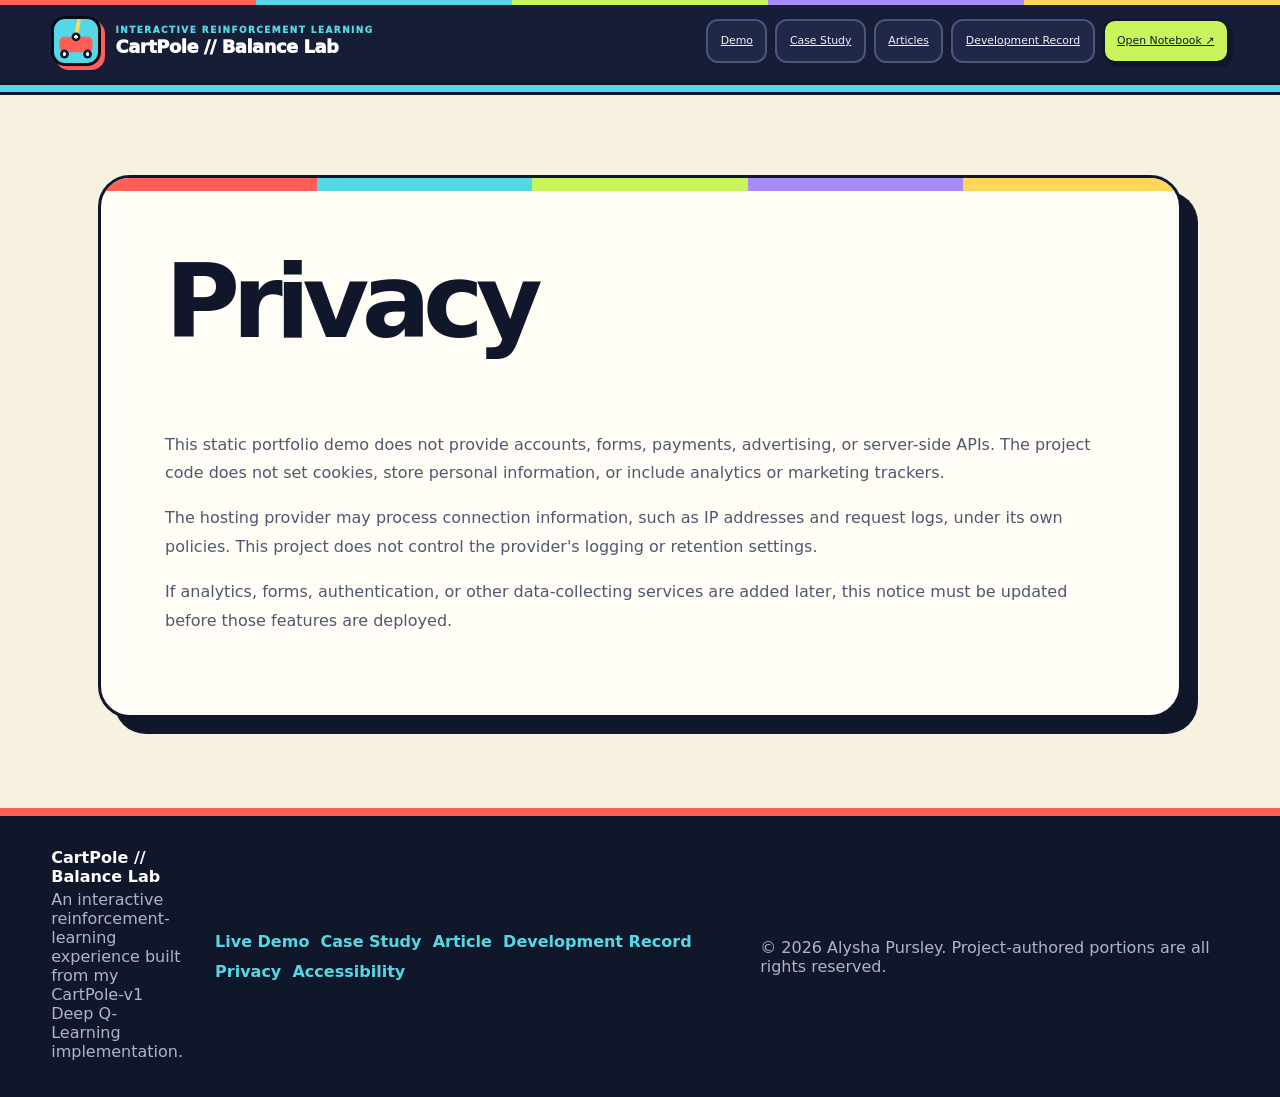
<file: pages/privacy.html>
<!DOCTYPE html>
<!--
  +----------------------------------------------------------------------------+
  | CartPole Balance Lab — privacy.html                                        |
  | Purpose: Provides the editable privacy page content.                       |
  | Author: Alysha Pursley                                                     |
  | Copyright (c) 2026 Alysha Pursley.                                         |
  +----------------------------------------------------------------------------+
-->
<html lang="en">
	<head>
		<meta charset="utf-8">
		<meta name="author" content="Alysha Pursley">
		<meta name="viewport" content="width=device-width, initial-scale=1">
		<meta name="description" content="Privacy information for the CartPole Balance Lab static portfolio demo, including its current use of cookies, analytics, accounts, forms, and personal data.">
		<meta name="theme-color" content="#171d36">
		<meta name="referrer" content="strict-origin-when-cross-origin">
		<meta http-equiv="Content-Security-Policy" content="default-src 'self'; script-src 'self'; style-src 'self'; img-src 'self' data:; object-src 'none'; base-uri 'self'; form-action 'self'">
		<title>Privacy | CartPole Balance Lab</title>
		<link rel="icon" href="../favicon.ico" sizes="any">
		<link rel="manifest" href="../manifest.webmanifest">
		<link rel="stylesheet" href="../assets/css/shared.css">
	</head>
	<body>
		<a class="skip-link" href="#main-content">Skip to main content</a>
		<header data-site-header=""></header>
		<noscript>
			<nav class="noscript-nav" aria-label="Primary navigation without JavaScript">
				<a href="./index.html">Demo</a>
				<a href="./case-study.html">Case Study</a>
				<a href="./article.html">Articles</a>
				<a href="./project-record.html">Development Record</a>
			</nav>
		</noscript>
		<main id="main-content" class="article-shell">
			<article class="article-card">
				<h1>Privacy</h1>
				<p>
					This static portfolio demo does not provide accounts, forms, payments,
					advertising, or server-side APIs. The project code does not set cookies, store
					personal information, or include analytics or marketing trackers.
				</p>
				<p>
					The hosting provider may process connection information, such as IP addresses
					and request logs, under its own policies. This project does not control
					the provider's logging or retention settings.
				</p>
				<p>
					If analytics, forms, authentication, or other data-collecting services are added
					later, this notice must be updated before those features are deployed.
				</p>
			</article>
		</main>
		<footer data-site-footer=""></footer>
		<script src="../assets/js/components/site-shell.js" type="module"></script>
	</body>
</html>
</file>
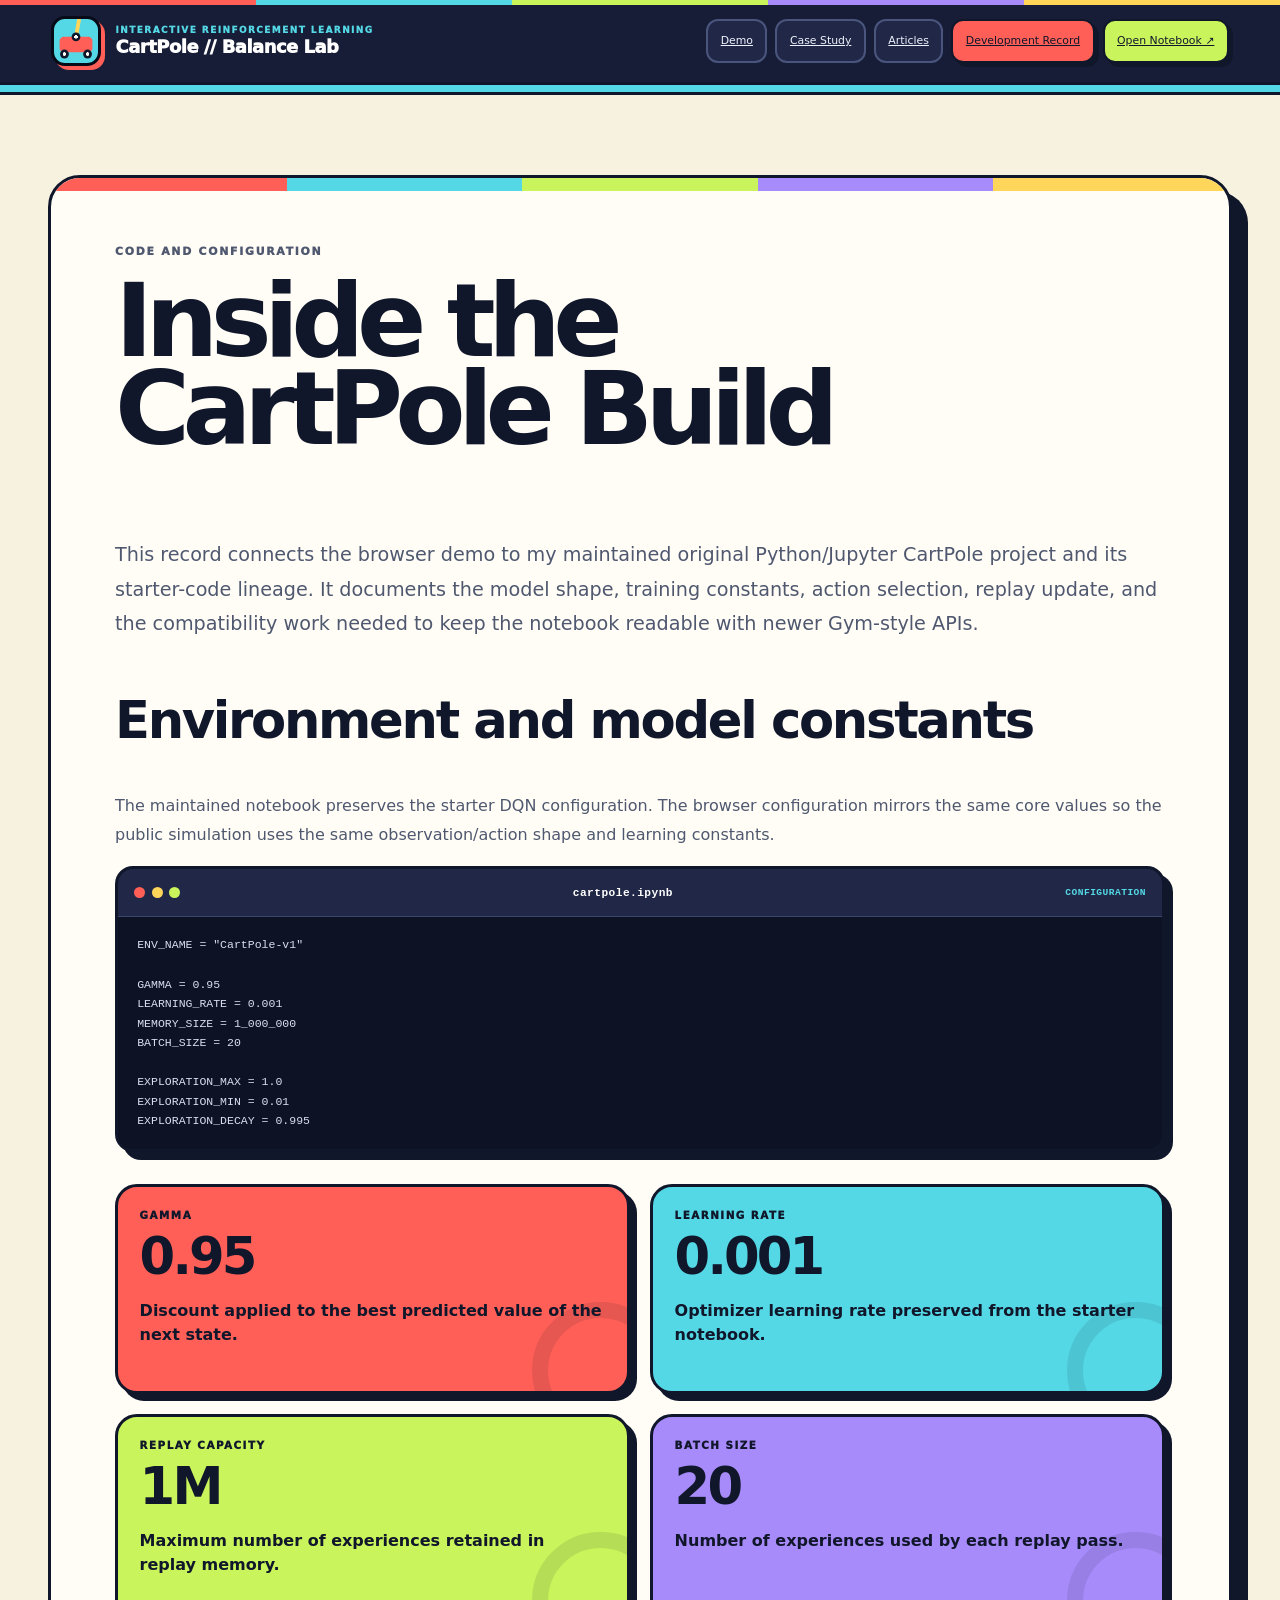
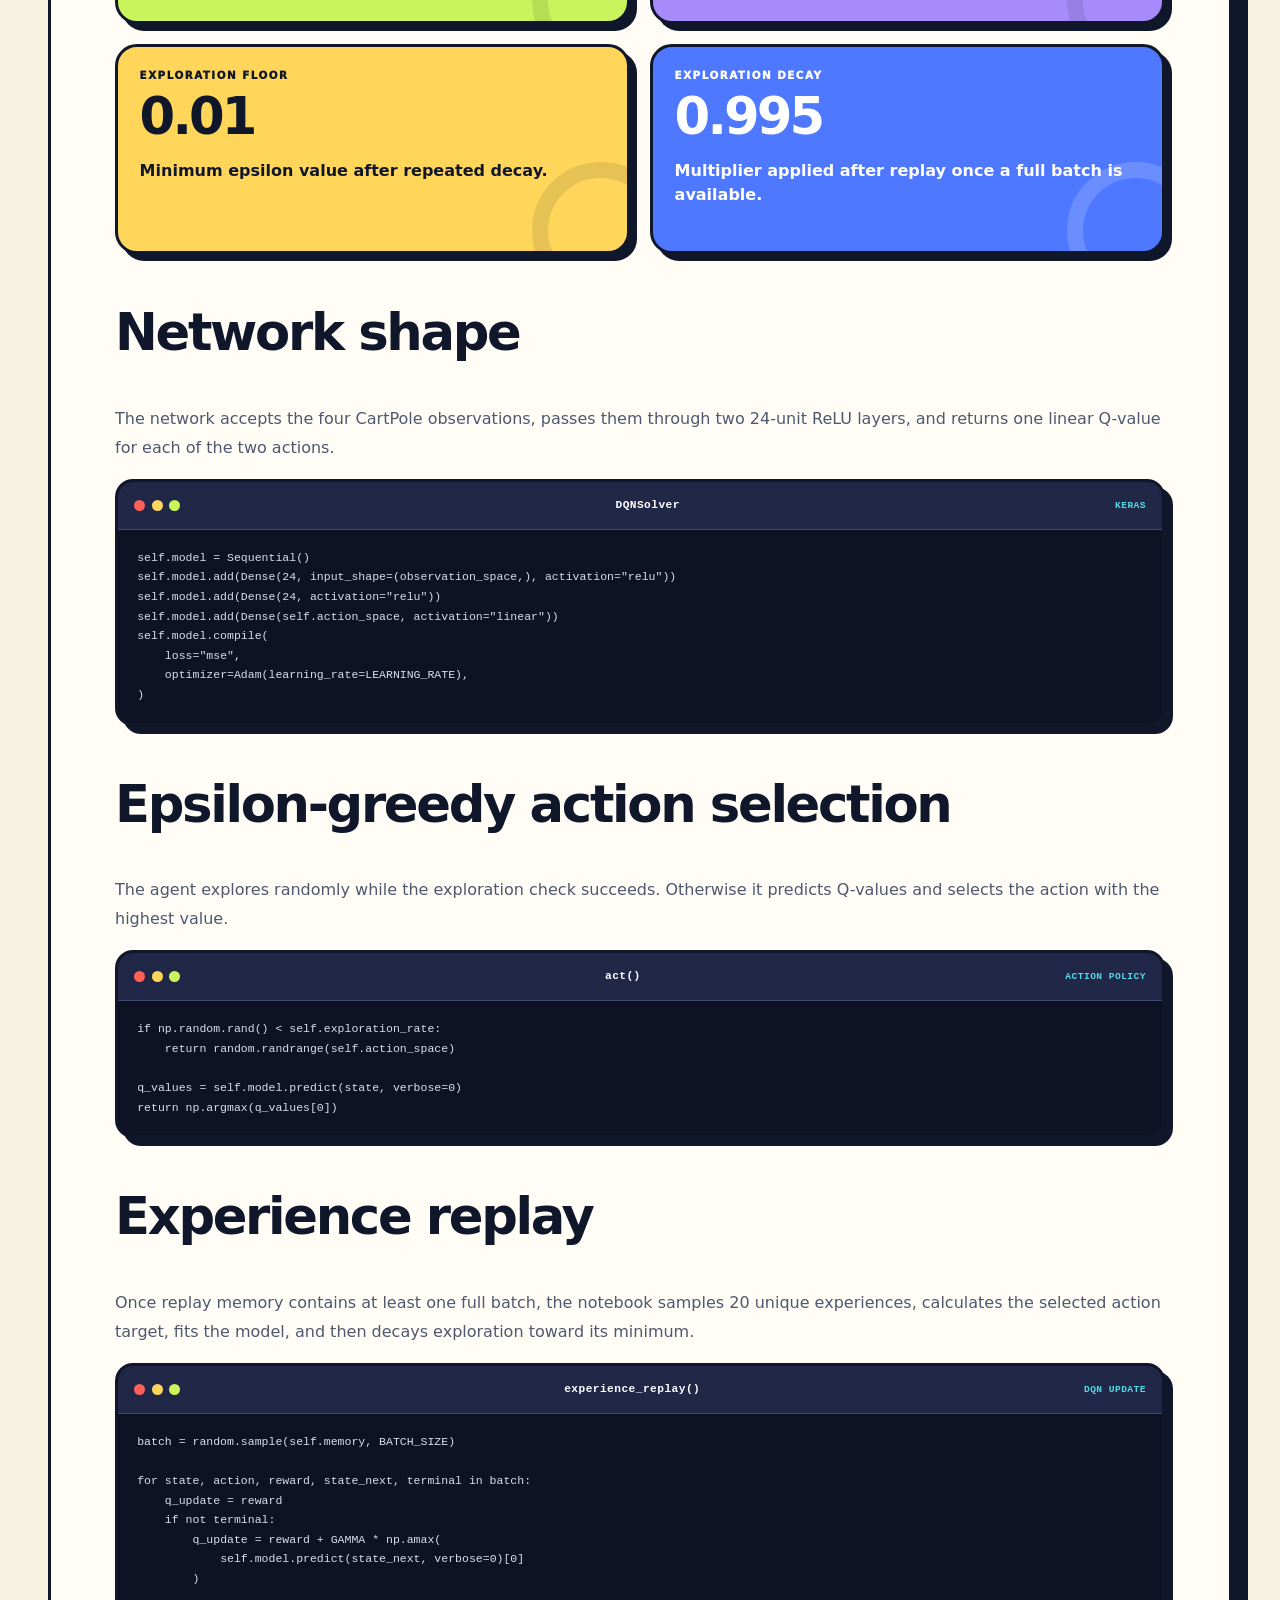
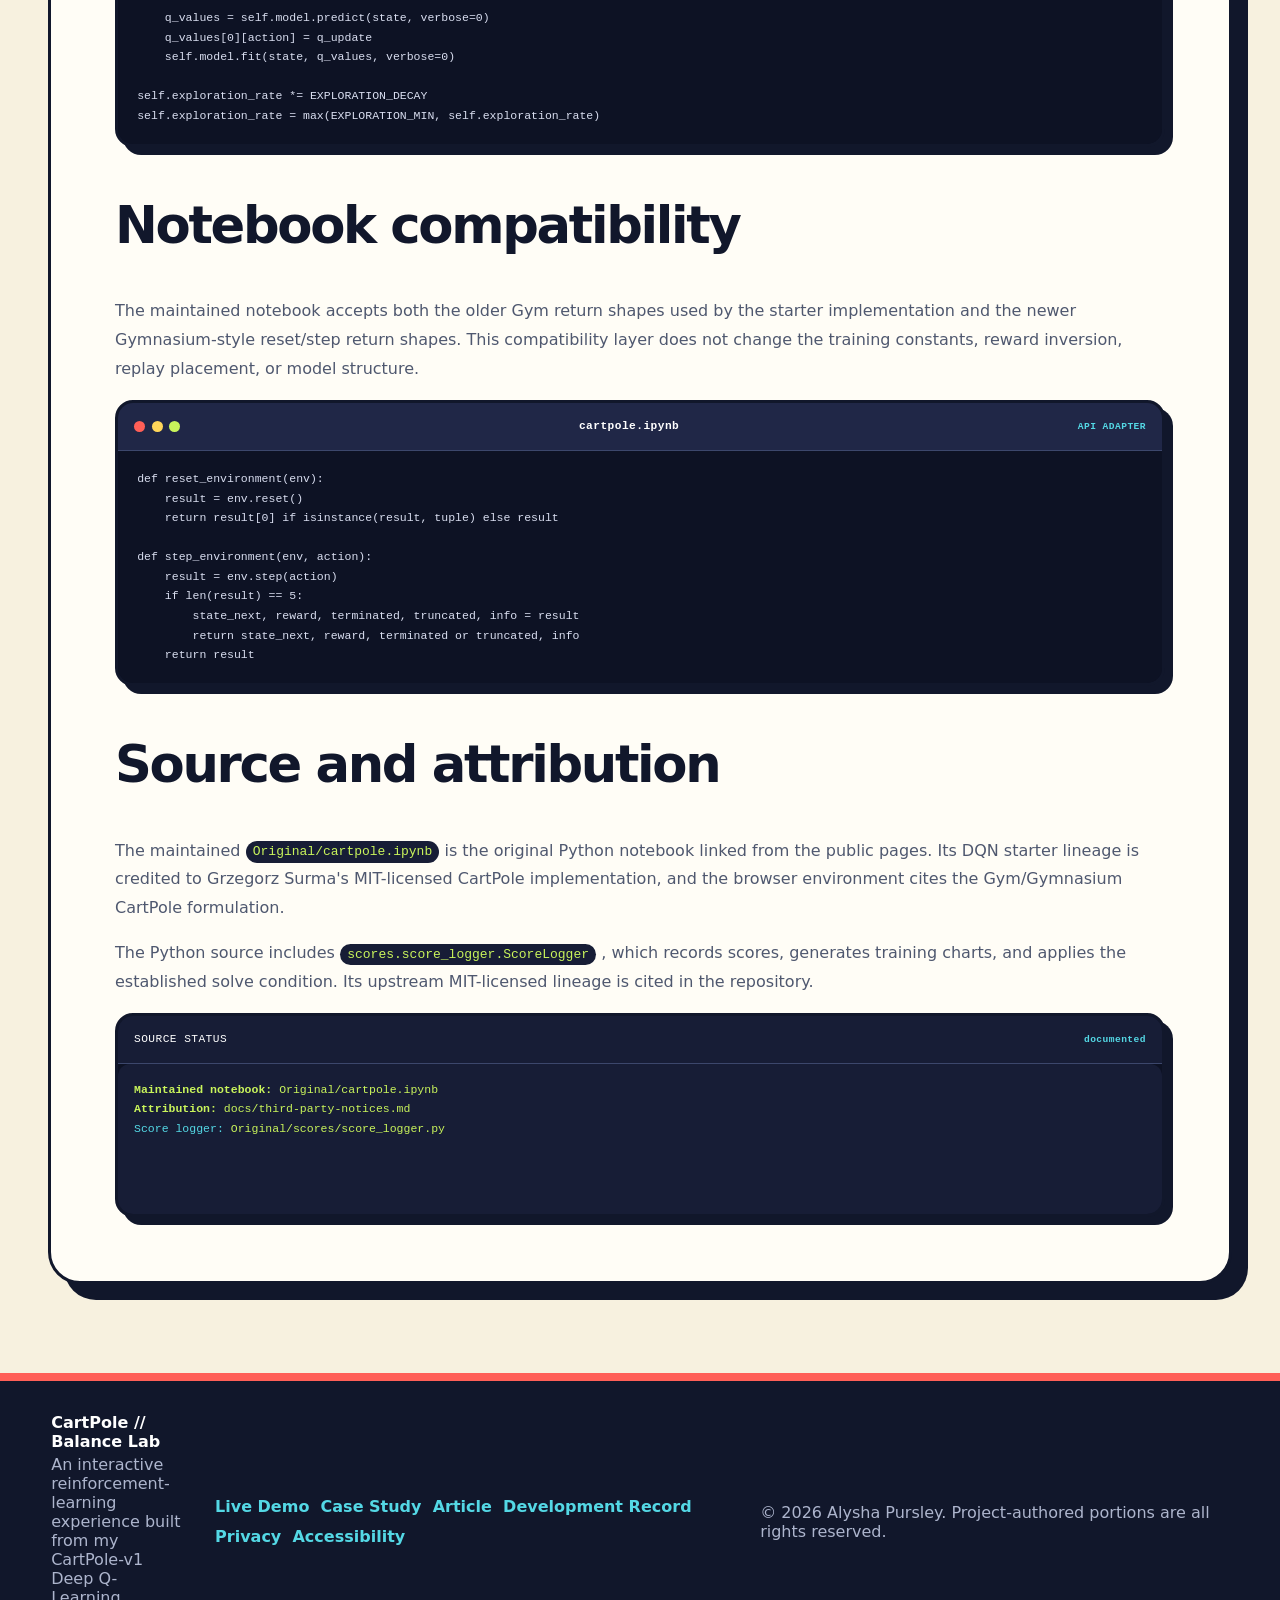
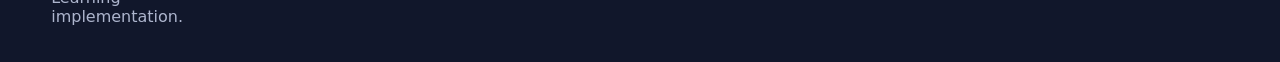
<file: pages/project-record.html>
<!DOCTYPE html>
<!--
  +----------------------------------------------------------------------------+
  | CartPole Balance Lab — project-record.html                                 |
  | Purpose: Provides the editable project record page content.                |
  | Author: Alysha Pursley                                                     |
  | Copyright (c) 2026 Alysha Pursley.                                         |
  +----------------------------------------------------------------------------+
-->
<html lang="en">
	<head>
		<meta charset="utf-8">
		<meta content="Alysha Pursley" name="author">
		<meta content="width=device-width, initial-scale=1" name="viewport">
		<meta content="Review the CartPole implementation record, architecture, configuration, source provenance, engineering decisions, and maintained Python and notebook source." name="description">
		<title>CartPole Development Record | Balance Lab</title>
		<link href="../assets/css/shared.css?v=20260918-1" rel="stylesheet">
		<link href="../assets/css/pages/project-record.css?v=20260918-1" rel="stylesheet">
		<meta content="#171d36" name="theme-color">
		<meta content="strict-origin-when-cross-origin" name="referrer">
		<meta content="CartPole Development Record | Balance Lab" property="og:title">
		<meta content="Review the CartPole implementation record, architecture, configuration, source provenance, engineering decisions, and maintained Python and notebook source." property="og:description">
		<meta content="website" property="og:type">
		<meta content="../assets/social-preview.png" property="og:image">
		<meta content="summary_large_image" name="twitter:card">
		<meta content="CartPole Development Record | Balance Lab" name="twitter:title">
		<meta content="Review the CartPole implementation record, architecture, configuration, source provenance, engineering decisions, and maintained Python and notebook source." name="twitter:description">
		<meta content="../assets/social-preview.png" name="twitter:image">
		<link href="../favicon.ico" rel="icon" sizes="any">
		<link href="../assets/icons/favicon-32.png" rel="icon" sizes="32x32" type="image/png">
		<link href="../assets/icons/apple-touch-icon.png" rel="apple-touch-icon" sizes="180x180">
		<link href="../manifest.webmanifest" rel="manifest">
		<meta content="default-src 'self'; script-src 'self'; style-src 'self'; img-src 'self' data:; object-src 'none'; base-uri 'self'; form-action 'self'" http-equiv="Content-Security-Policy">
	</head>
	<body class="page-project-record">
		<a class="skip-link" href="#main-content">Skip to main content</a>
		<header data-site-header="">
			<noscript>
				<nav aria-label="Primary navigation fallback">
					<a href="./index.html">Demo</a>
					<a href="./case-study.html">Case Study</a>
					<a href="./article.html">Articles</a>
					<a href="./project-record.html">Development Record</a>
				</nav>
			</noscript>
		</header>
    <!--
			============================================================================
			Main project documentation content
			============================================================================
    -->
		<main class="article-shell wide" id="main-content">
			<article class="article-card">
				<p class="eyebrow">Code and Configuration</p>
				<h1>Inside the CartPole Build</h1>
				<p class="lead">
					This record connects the browser demo to my maintained original Python/Jupyter
					CartPole project and its starter-code lineage. It documents the model shape,
					training constants, action selection, replay update, and the compatibility work
					needed to keep the notebook readable with newer Gym-style APIs.
				</p>
				<section class="record-section">
					<h2>Environment and model constants</h2>
					<p>
						The maintained notebook preserves the starter DQN configuration. The browser
						configuration mirrors the same core values so the public simulation uses the
						same observation/action shape and learning constants.
					</p>
					<div class="code-window">
						<div class="editor-bar">
							<span aria-hidden="true" class="window-dots">
								<i></i>
								<i></i>
								<i></i>
							</span>
							<strong>cartpole.ipynb</strong>
							<span>CONFIGURATION</span>
						</div>
						<pre class="code-editor"><code>ENV_NAME = "CartPole-v1"

GAMMA = 0.95
LEARNING_RATE = 0.001
MEMORY_SIZE = 1_000_000
BATCH_SIZE = 20

EXPLORATION_MAX = 1.0
EXPLORATION_MIN = 0.01
EXPLORATION_DECAY = 0.995</code></pre>
					</div>
					<div aria-label="Core DQN configuration" class="configuration-grid">
						<div class="configuration-card config-coral">
							<span>Gamma</span>
							<strong>0.95</strong>
							<p>Discount applied to the best predicted value of the next state.</p>
						</div>
						<div class="configuration-card config-cyan">
							<span>Learning rate</span>
							<strong>0.001</strong>
							<p>Optimizer learning rate preserved from the starter notebook.</p>
						</div>
						<div class="configuration-card config-lime">
							<span>Replay capacity</span>
							<strong>1M</strong>
							<p>Maximum number of experiences retained in replay memory.</p>
						</div>
						<div class="configuration-card config-violet">
							<span>Batch size</span>
							<strong>20</strong>
							<p>Number of experiences used by each replay pass.</p>
						</div>
						<div class="configuration-card config-yellow">
							<span>Exploration floor</span>
							<strong>0.01</strong>
							<p>Minimum epsilon value after repeated decay.</p>
						</div>
						<div class="configuration-card config-blue">
							<span>Exploration decay</span>
							<strong>0.995</strong>
							<p>Multiplier applied after replay once a full batch is available.</p>
						</div>
					</div>
				</section>
				<section class="record-section">
					<h2>Network shape</h2>
					<p>
						The network accepts the four CartPole observations, passes them through two
						24-unit ReLU layers, and returns one linear Q-value for each of the two
						actions.
					</p>
					<div class="code-window">
						<div class="editor-bar">
							<span aria-hidden="true" class="window-dots">
								<i></i>
								<i></i>
								<i></i>
							</span>
							<strong>DQNSolver</strong>
							<span>KERAS</span>
						</div>
						<pre class="code-editor"><code>self.model = Sequential()
self.model.add(Dense(24, input_shape=(observation_space,), activation="relu"))
self.model.add(Dense(24, activation="relu"))
self.model.add(Dense(self.action_space, activation="linear"))
self.model.compile(
		loss="mse",
		optimizer=Adam(learning_rate=LEARNING_RATE),
)</code></pre>
					</div>
				</section>
				<section class="record-section">
					<h2>Epsilon-greedy action selection</h2>
					<p>
						The agent explores randomly while the exploration check succeeds. Otherwise
						it predicts Q-values and selects the action with the highest value.
					</p>
					<div class="code-window">
						<div class="editor-bar">
							<span aria-hidden="true" class="window-dots">
								<i></i>
								<i></i>
								<i></i>
							</span>
							<strong>act()</strong>
							<span>ACTION POLICY</span>
						</div>
						<pre class="code-editor"><code>if np.random.rand() &lt; self.exploration_rate:
		return random.randrange(self.action_space)

q_values = self.model.predict(state, verbose=0)
return np.argmax(q_values[0])</code></pre>
					</div>
				</section>
				<section class="record-section">
					<h2>Experience replay</h2>
					<p>
						Once replay memory contains at least one full batch, the notebook samples 20
						unique experiences, calculates the selected action target, fits the model,
						and then decays exploration toward its minimum.
					</p>
					<div class="code-window">
						<div class="editor-bar">
							<span aria-hidden="true" class="window-dots">
								<i></i>
								<i></i>
								<i></i>
							</span>
							<strong>experience_replay()</strong>
							<span>DQN UPDATE</span>
						</div>
						<pre class="code-editor"><code>batch = random.sample(self.memory, BATCH_SIZE)

for state, action, reward, state_next, terminal in batch:
		q_update = reward
		if not terminal:
				q_update = reward + GAMMA * np.amax(
						self.model.predict(state_next, verbose=0)[0]
				)

		q_values = self.model.predict(state, verbose=0)
		q_values[0][action] = q_update
		self.model.fit(state, q_values, verbose=0)

self.exploration_rate *= EXPLORATION_DECAY
self.exploration_rate = max(EXPLORATION_MIN, self.exploration_rate)</code></pre>
					</div>
				</section>
				<section class="record-section">
					<h2>Notebook compatibility</h2>
					<p>
						The maintained notebook accepts both the older Gym return shapes used by the
						starter implementation and the newer Gymnasium-style reset/step return
						shapes. This compatibility layer does not change the training constants,
						reward inversion, replay placement, or model structure.
					</p>
					<div class="code-window">
						<div class="editor-bar">
							<span aria-hidden="true" class="window-dots">
								<i></i>
								<i></i>
								<i></i>
							</span>
							<strong>cartpole.ipynb</strong>
							<span>API ADAPTER</span>
						</div>
						<pre class="code-editor"><code>def reset_environment(env):
		result = env.reset()
		return result[0] if isinstance(result, tuple) else result

def step_environment(env, action):
		result = env.step(action)
		if len(result) == 5:
				state_next, reward, terminated, truncated, info = result
				return state_next, reward, terminated or truncated, info
		return result</code></pre>
					</div>
				</section>
				<section class="record-section">
					<h2>Source and attribution</h2>
					<p>
						The maintained
						<code>Original/cartpole.ipynb</code>
						is the original Python notebook linked from the public pages. Its DQN
						starter lineage is credited to Grzegorz Surma's MIT-licensed CartPole
						implementation, and the browser environment cites the Gym/Gymnasium CartPole
						formulation.
					</p>
					<p>
						The Python source includes
						<code>scores.score_logger.ScoreLogger</code>
						, which records scores, generates training charts, and applies the
						established solve condition. Its upstream MIT-licensed lineage is cited in
						the repository.
					</p>
					<div class="terminal-window">
						<div class="terminal-bar">
							<span>SOURCE STATUS</span>
							<span>documented</span>
						</div>
						<pre><code><span class="ok">Maintained notebook:</span> Original/cartpole.ipynb
<span class="ok">Attribution:</span> docs/third-party-notices.md
<span class="prompt">Score logger:</span> Original/scores/score_logger.py</code></pre>
					</div>
				</section>
			</article>
		</main>
		<footer data-site-footer=""></footer>
		<script src="../assets/js/components/site-shell.js" type="module"></script>
	</body>
</html>
</file>
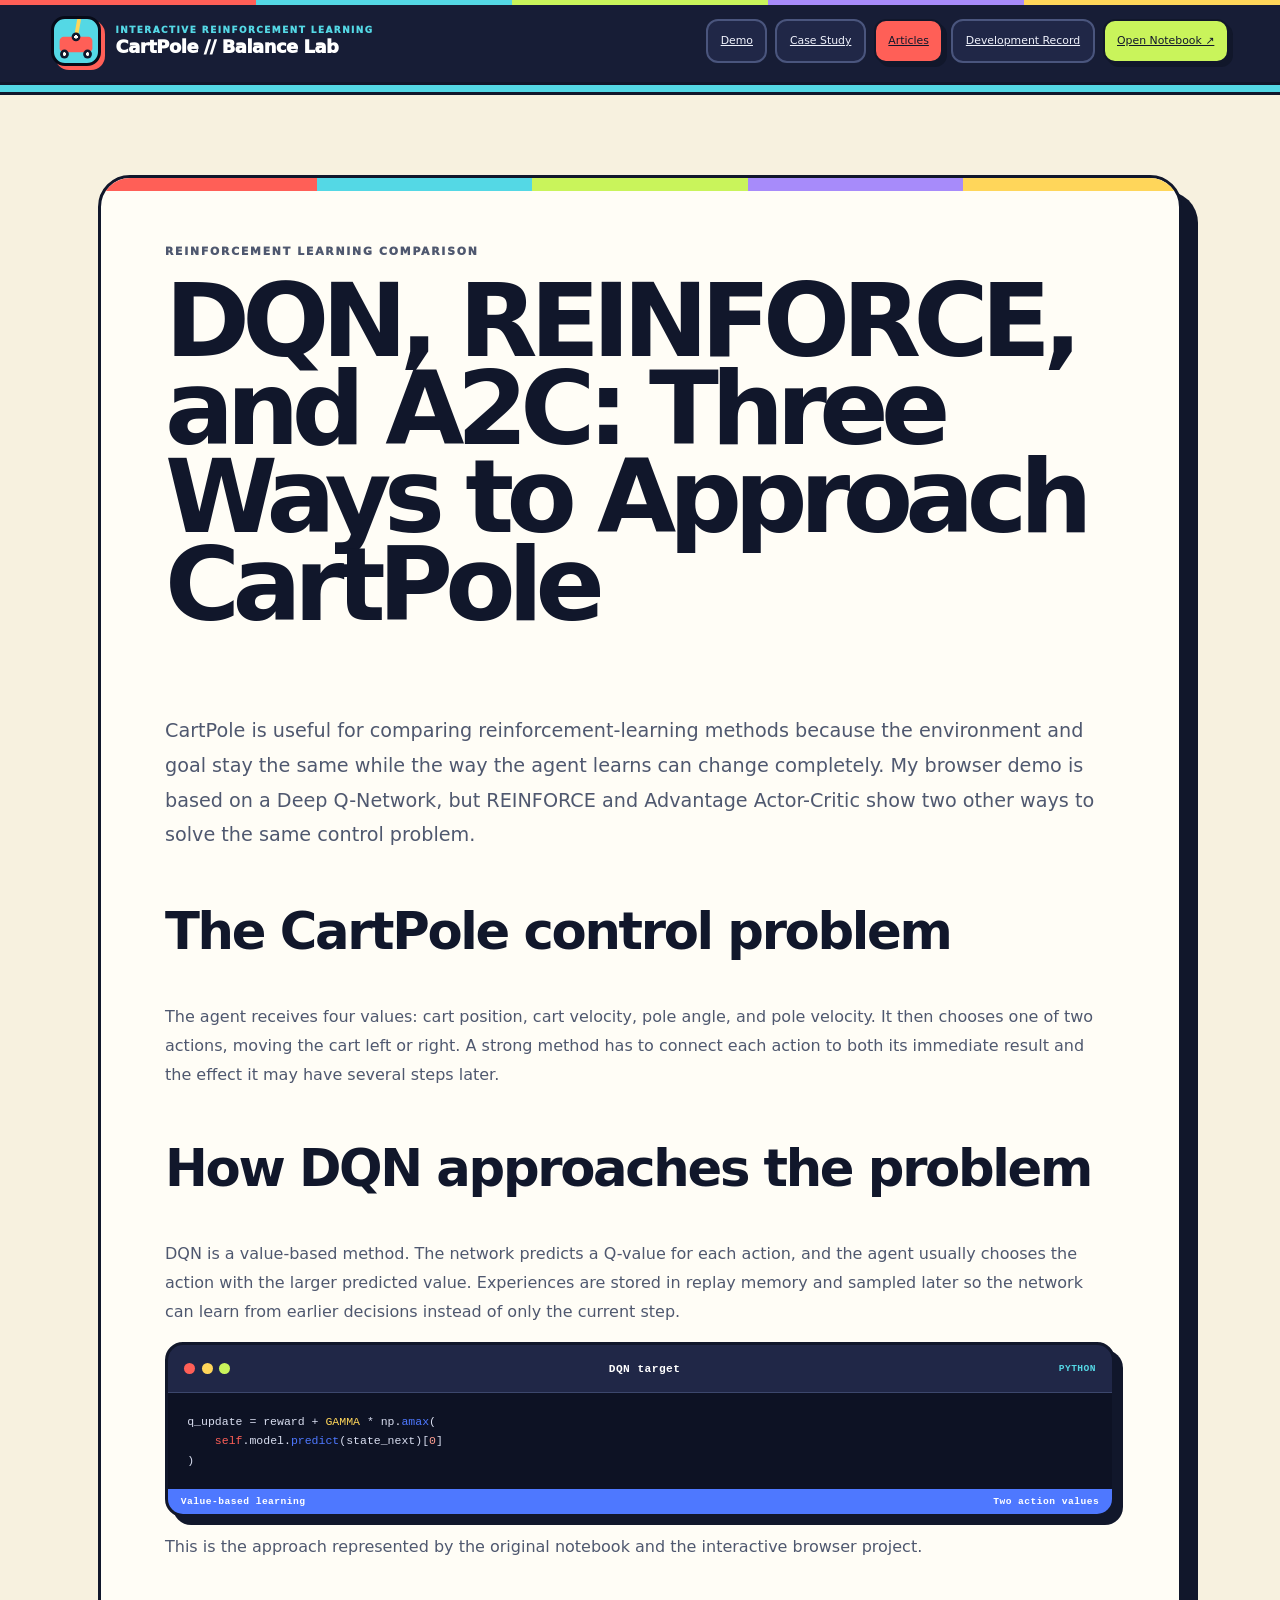
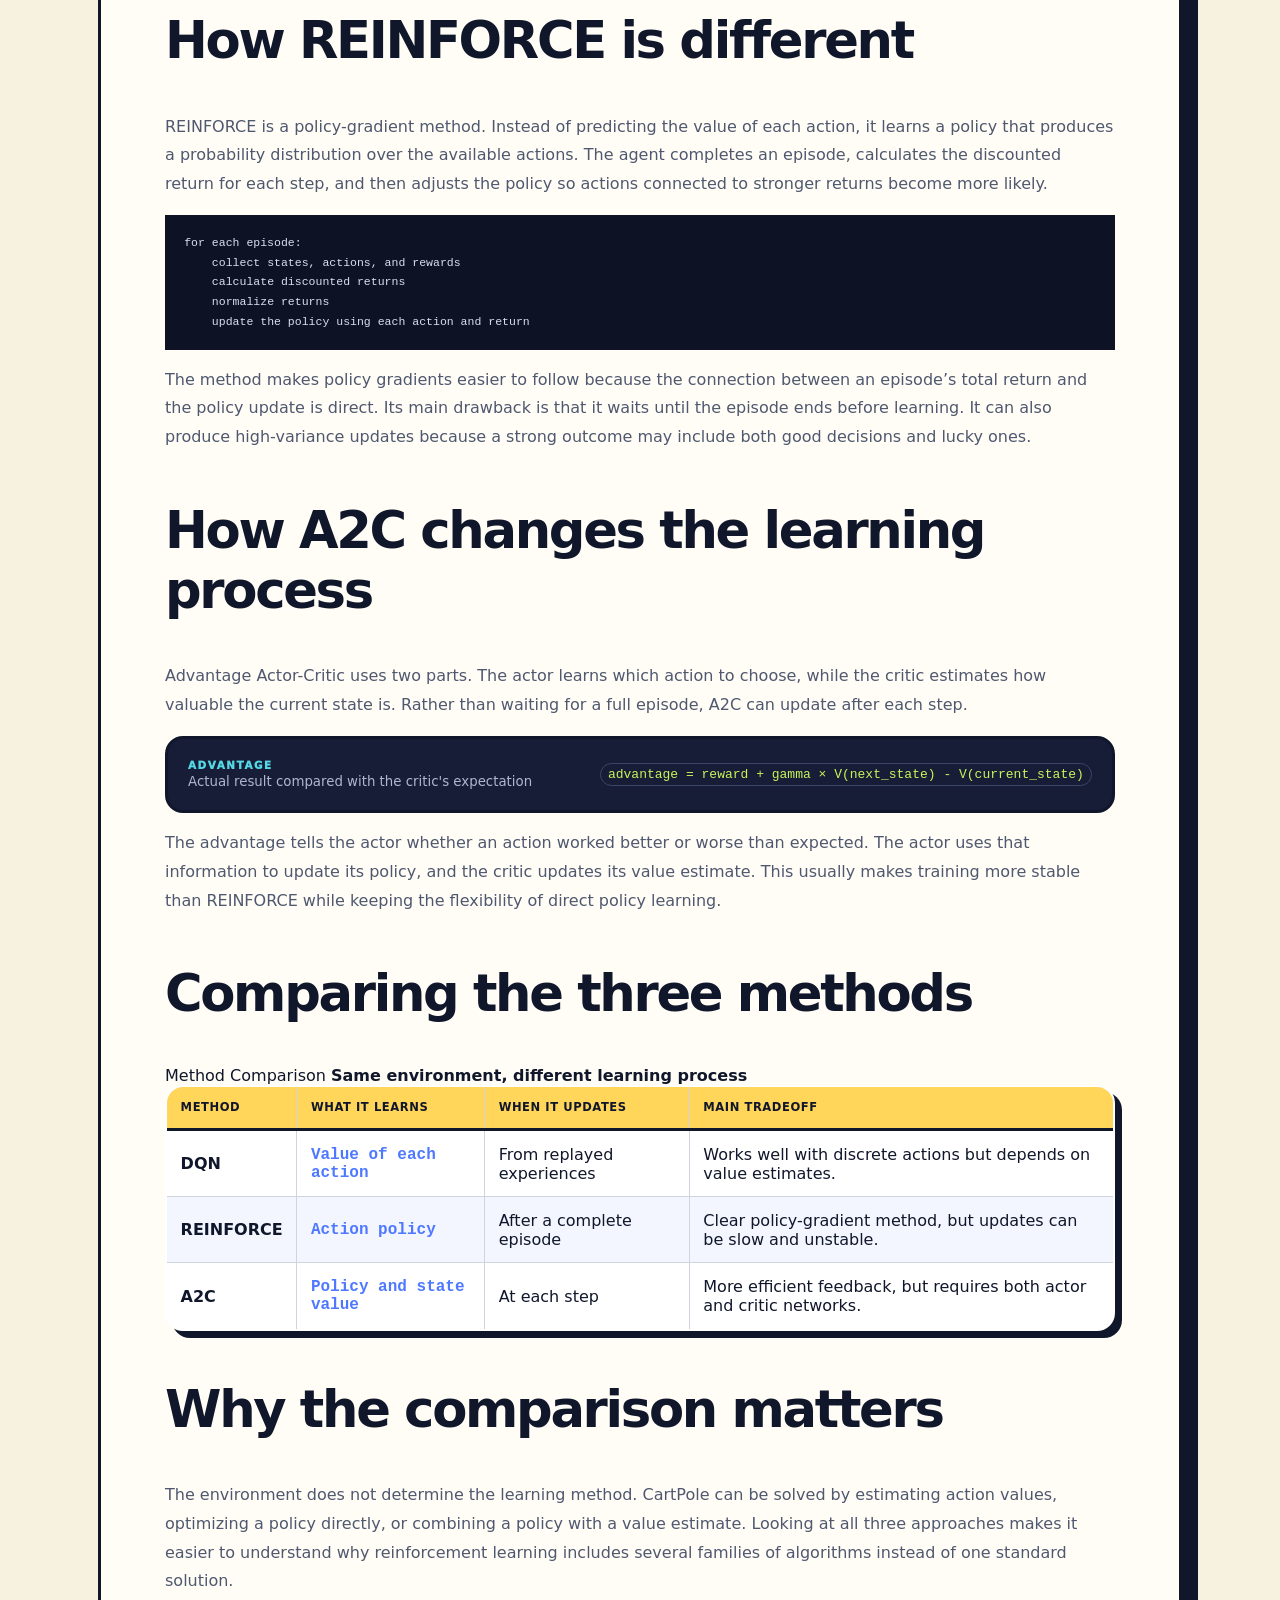
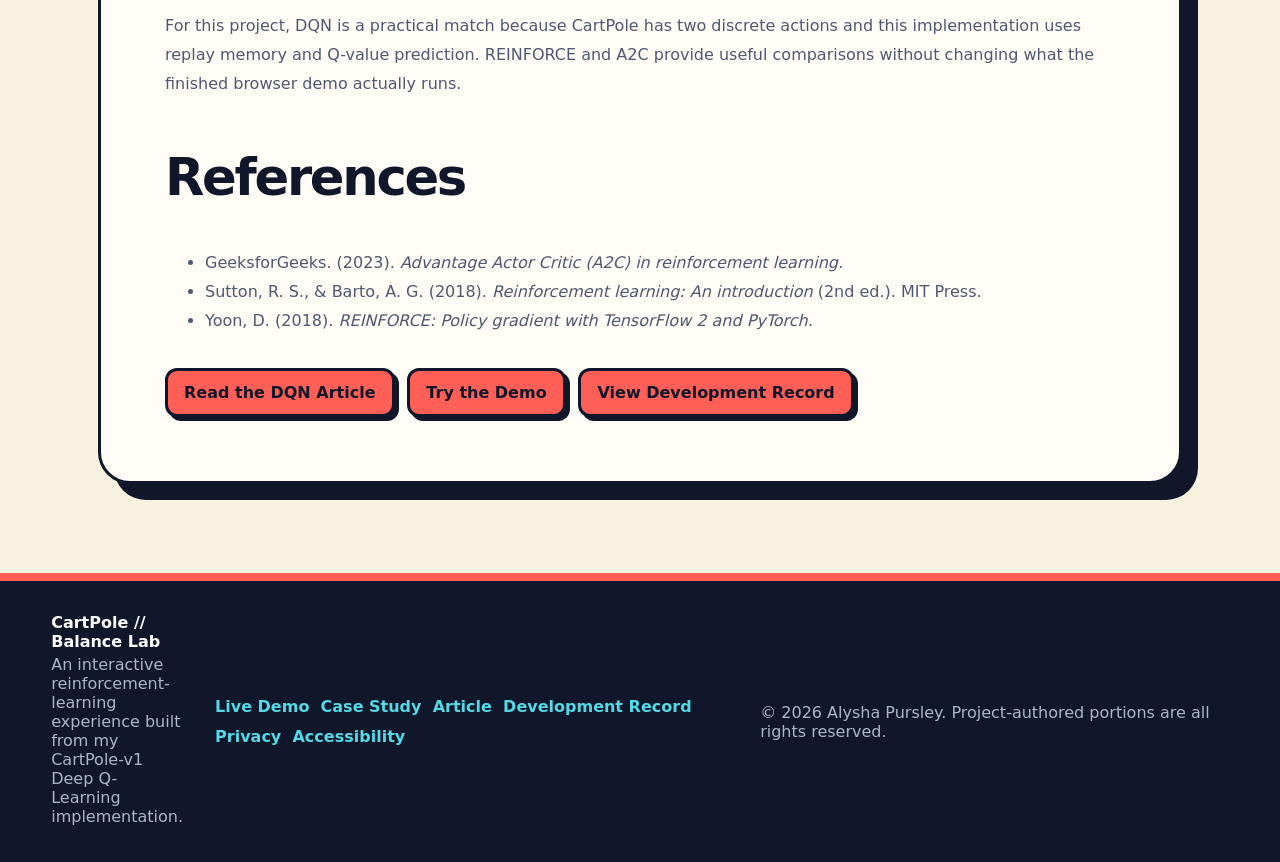
<file: pages/reinforce-a2c-cartpole.html>
<!DOCTYPE html>
<!--
  +----------------------------------------------------------------------------+
  | CartPole Balance Lab — reinforce-a2c-cartpole.html                         |
  | Purpose: Provides the editable reinforce a2c cartpole page content.        |
  | Author: Alysha Pursley                                                     |
  | Copyright (c) 2026 Alysha Pursley.                                         |
  +----------------------------------------------------------------------------+
-->
<html lang="en">
	<head>
		<meta charset="utf-8">
		<meta content="Alysha Pursley" name="author">
		<meta content="width=device-width,initial-scale=1" name="viewport">
		<meta content="Compare DQN, REINFORCE, and Advantage Actor-Critic for CartPole, including how each method chooses actions, learns from rewards, and represents value or policy." name="description">
		<title>DQN vs REINFORCE vs A2C for CartPole | Balance Lab</title>
		<link href="../assets/css/shared.css?v=20260918-1" rel="stylesheet">
		<meta content="#171d36" name="theme-color">
		<meta content="strict-origin-when-cross-origin" name="referrer">
		<meta content="DQN vs REINFORCE vs A2C for CartPole | Balance Lab" property="og:title">
		<meta content="Compare DQN, REINFORCE, and Advantage Actor-Critic for CartPole, including how each method chooses actions, learns from rewards, and represents value or policy." property="og:description">
		<meta content="article" property="og:type">
		<meta content="../assets/social-preview.png" property="og:image">
		<meta content="summary_large_image" name="twitter:card">
		<meta content="DQN vs REINFORCE vs A2C for CartPole | Balance Lab" name="twitter:title">
		<meta content="Compare DQN, REINFORCE, and Advantage Actor-Critic for CartPole, including how each method chooses actions, learns from rewards, and represents value or policy." name="twitter:description">
		<meta content="../assets/social-preview.png" name="twitter:image">
		<meta content="Alysha Pursley" property="article:author">
		<link href="../favicon.ico" rel="icon" sizes="any">
		<link href="../assets/icons/favicon-32.png" rel="icon" sizes="32x32" type="image/png">
		<link href="../assets/icons/apple-touch-icon.png" rel="apple-touch-icon" sizes="180x180">
		<link href="../manifest.webmanifest" rel="manifest">
		<meta content="default-src 'self'; script-src 'self'; style-src 'self'; img-src 'self' data:; object-src 'none'; base-uri 'self'; form-action 'self'" http-equiv="Content-Security-Policy">
	</head>
	<body class="page-rl-comparison">
		<a class="skip-link" href="#main-content">Skip to main content</a>
		<header data-site-header="">
			<noscript>
				<nav aria-label="Primary navigation fallback">
					<a href="./index.html">Demo</a>
					<a href="./case-study.html">Case Study</a>
					<a href="./article.html">Articles</a>
					<a href="./project-record.html">Development Record</a>
				</nav>
			</noscript>
		</header>
    <!--
			============================================================================
			Main project documentation content
			============================================================================
    -->
		<main class="article-shell" id="main-content">
			<article class="article-card">
				<p class="eyebrow">Reinforcement Learning Comparison</p>
				<h1>DQN, REINFORCE, and A2C: Three Ways to Approach CartPole</h1>
				<p class="lead">
					CartPole is useful for comparing reinforcement-learning methods because the
					environment and goal stay the same while the way the agent learns can change
					completely. My browser demo is based on a Deep Q-Network, but REINFORCE and
					Advantage Actor-Critic show two other ways to solve the same control problem.
				</p>
				<h2>The CartPole control problem</h2>
				<p>
					The agent receives four values: cart position, cart velocity, pole angle, and
					pole velocity. It then chooses one of two actions, moving the cart left or
					right. A strong method has to connect each action to both its immediate result
					and the effect it may have several steps later.
				</p>
				<h2>How DQN approaches the problem</h2>
				<p>
					DQN is a value-based method. The network predicts a Q-value for each action, and
					the agent usually chooses the action with the larger predicted value.
					Experiences are stored in replay memory and sampled later so the network can
					learn from earlier decisions instead of only the current step.
				</p>
				<div aria-label="DQN target calculation" class="code-window">
					<div class="editor-bar">
						<span aria-hidden="true" class="window-dots">
							<i></i>
							<i></i>
							<i></i>
						</span>
						<strong>DQN target</strong>
						<span>PYTHON</span>
					</div>
					<pre class="code-editor"><code>q_update = reward + <span class="const">GAMMA</span> * np.<span class="fn">amax</span>(
		<span class="self">self</span>.model.<span class="fn">predict</span>(state_next)[<span class="num">0</span>]
)</code></pre>
					<div class="editor-status">
						<span>Value-based learning</span>
						<span>Two action values</span>
					</div>
				</div>
				<p>
					This is the approach represented by the original notebook and the interactive
					browser project.
				</p>
				<h2>How REINFORCE is different</h2>
				<p>
					REINFORCE is a policy-gradient method. Instead of predicting the value of each
					action, it learns a policy that produces a probability distribution over the
					available actions. The agent completes an episode, calculates the discounted
					return for each step, and then adjusts the policy so actions connected to
					stronger returns become more likely.
				</p>
				<pre class="code-editor"><code>for each episode:
		collect states, actions, and rewards
		calculate discounted returns
		normalize returns
		update the policy using each action and return</code></pre>
				<p>
					The method makes policy gradients easier to follow because the connection
					between an episode’s total return and the policy update is direct. Its main
					drawback is that it waits until the episode ends before learning. It can also
					produce high-variance updates because a strong outcome may include both good
					decisions and lucky ones.
				</p>
				<h2>How A2C changes the learning process</h2>
				<p>
					Advantage Actor-Critic uses two parts. The actor learns which action to choose,
					while the critic estimates how valuable the current state is. Rather than
					waiting for a full episode, A2C can update after each step.
				</p>
				<div class="formula-card">
					<div>
						<span>ADVANTAGE</span>
						<small>Actual result compared with the critic's expectation</small>
					</div>
					<code>advantage = reward + gamma × V(next_state) - V(current_state)</code>
				</div>
				<p>
					The advantage tells the actor whether an action worked better or worse than
					expected. The actor uses that information to update its policy, and the critic
					updates its value estimate. This usually makes training more stable than
					REINFORCE while keeping the flexibility of direct policy learning.
				</p>
				<h2>Comparing the three methods</h2>
				<div class="model-table-shell">
					<div class="model-table-heading">
						<span>Method Comparison</span>
						<strong>Same environment, different learning process</strong>
					</div>
					<table class="model-config-table">
						<thead>
							<tr>
								<th>Method</th>
								<th>What it learns</th>
								<th>When it updates</th>
								<th>Main tradeoff</th>
							</tr>
						</thead>
						<tbody>
							<tr>
								<td>DQN</td>
								<td>Value of each action</td>
								<td>From replayed experiences</td>
								<td>Works well with discrete actions but depends on value estimates.</td>
							</tr>
							<tr>
								<td>REINFORCE</td>
								<td>Action policy</td>
								<td>After a complete episode</td>
								<td>Clear policy-gradient method, but updates can be slow and unstable.</td>
							</tr>
							<tr>
								<td>A2C</td>
								<td>Policy and state value</td>
								<td>At each step</td>
								<td>More efficient feedback, but requires both actor and critic networks.</td>
							</tr>
						</tbody>
					</table>
				</div>
				<h2>Why the comparison matters</h2>
				<p>
					The environment does not determine the learning method. CartPole can be solved
					by estimating action values, optimizing a policy directly, or combining a policy
					with a value estimate. Looking at all three approaches makes it easier to
					understand why reinforcement learning includes several families of algorithms
					instead of one standard solution.
				</p>
				<p>
					For this project, DQN is a practical match because CartPole has two discrete
					actions and this implementation uses replay memory and Q-value prediction.
					REINFORCE and A2C provide useful comparisons without changing what the finished
					browser demo actually runs.
				</p>
				<h2>References</h2>
				<ul>
					<li>
						GeeksforGeeks. (2023).
						<em>Advantage Actor Critic (A2C) in reinforcement learning.</em>
					</li>
					<li>
						Sutton, R. S., & Barto, A. G. (2018).
						<em>Reinforcement learning: An introduction</em>
						(2nd ed.). MIT Press.
					</li>
					<li>
						Yoon, D. (2018).
						<em>REINFORCE: Policy gradient with TensorFlow 2 and PyTorch.</em>
					</li>
				</ul>
				<div class="article-actions">
					<a href="./article.html">Read the DQN Article</a>
					<a href="./index.html">Try the Demo</a>
					<a href="./project-record.html">View Development Record</a>
				</div>
			</article>
		</main>
		<footer data-site-footer=""></footer>
		<script src="../assets/js/components/site-shell.js" type="module"></script>
	</body>
</html>
</file>
<file: assets/css/shared.css>
/*
  +----------------------------------------------------------------------------+
  | CartPole Balance Lab — shared.css                                          |
  | Purpose: Loads shared design and component styles.                         |
  | Author: Alysha Pursley                                                     |
  | Copyright (c) 2026 Alysha Pursley.                                         |
  +----------------------------------------------------------------------------+
*/

@import url("./tokens.css");
@import url("./base.css");
@import url("./components/brand.css");
@import url("./components/content.css");
@import url("./components/cards.css");
@import url("./components/header.css");
@import url("./components/navigation.css");
@import url("./components/footer.css");
@import url("./components/accessibility.css");
</file>
<file: assets/css/pages/index.css>
/*
  +----------------------------------------------------------------------------+
  | CartPole Balance Lab — index.css                                           |
  | Purpose: Styles the index page.                                            |
  | Author: Alysha Pursley                                                     |
  | Copyright (c) 2026 Alysha Pursley.                                         |
  +----------------------------------------------------------------------------+
*/


.page-noise {
	position: fixed;
	inset: 0;
	z-index: -1;
	pointer-events: none;
	opacity: 0.25;
	background-image: radial-gradient(#11172b 0.7px, #00000000 0.7px);
	background-size: 11px 11px;
	mask-image: linear-gradient(to bottom, #000, #00000000 88%);
}

.hero {
	position: relative;
	display: grid;
	grid-template-columns: minmax(0, 1.35fr) minmax(330px, 0.65fr);
	gap: clamp(2rem, 5vw, 6rem);
	align-items: center;
	padding: clamp(4rem, 8vw, 8rem) 0 6rem;
}

.hero:after {
	content: "";
	position: absolute;
	left: -12vw;
	right: -12vw;
	bottom: 0;
	height: 3px;
	background: var(--ink);
}

.hero-copy {
	position: relative;
	z-index: 2;
}

.hero h1 {
	font-size: clamp(4.3rem, 9.7vw, 10rem);
	line-height: 0.78;
	letter-spacing: -0.085em;
	margin: 0 0 2rem;
	max-width: 9.5ch;
	text-transform: uppercase;
}

.hero h1 span {
	position: relative;
	display: inline-block;
	color: var(--coral);
	text-shadow: 5px 5px 0 var(--ink);
}

.hero h1 span:after {
	content: "";
	position: absolute;
	left: 2%;
	right: -5%;
	bottom: -0.14em;
	height: 0.12em;
	background: var(--lime);
	border: 3px solid var(--ink);
	transform: rotate(-2deg);
	z-index: -1;
}

.hero-text {
	max-width: 720px;
	font-size: 1.15rem;
	line-height: 1.8;
	color: #4d566f;
}

.hero-actions {
	display: flex;
	gap: 1rem;
	flex-wrap: wrap;
	margin-top: 2rem;
}

.hero-actions button {
	min-height: 58px;
	border: 3px solid var(--ink);
	border-radius: 18px;
	padding: 0.95rem 1.25rem;
	font-weight: 950;
	cursor: pointer;
	box-shadow: var(--hard-shadow-lg);
	transition: 0.16s;
}

.hero-actions button:hover {
	transform: translate(3px, 3px);
	box-shadow: var(--hard-shadow-sm);
}

.primary-cta {
	background: var(--coral);
	color: var(--ink);
}

.primary-cta span {
	display: inline-grid;
	place-items: center;
	width: 1.7rem;
	height: 1.7rem;
	margin-right: 0.45rem;
	background: var(--paper);
	border: 2px solid var(--ink);
	border-radius: 50%;
	font-size: 0.75rem;
}

.secondary-cta {
	background: var(--cyan);
}

.secondary-cta span {
	display: inline-grid;
	place-items: center;
	width: 1.8rem;
	height: 1.8rem;
	margin-right: 0.45rem;
	background: var(--ink);
	color: #fff;
	border-radius: 7px;
	font-size: var(--text-small);
}

.hero-tags {
	display: flex;
	gap: 0.5rem;
	flex-wrap: wrap;
	margin-top: 1.5rem;
}

.hero-tags span {
	background: var(--paper);
	border: 2px solid var(--ink);
	border-radius: 999px;
	padding: 0.45rem 0.75rem;
	font-size: 0.72rem;
	font-weight: 850;
}


.hero-machine {
	position: relative;
	z-index: 3;
	background: var(--night);
	color: #fff;
	border: 3px solid var(--ink);
	border-radius: 32px;
	padding: 1.2rem;
	box-shadow: 16px 16px 0 var(--cyan), 19px 19px 0 var(--ink);
	transform: rotate(1.2deg);
}

.machine-header {
	display: flex;
	justify-content: space-between;
	gap: 1rem;
	padding: 0.5rem 0.3rem 1rem;
	font-size: var(--text-caption);
	letter-spacing: 0.15em;
	font-weight: 950;
	color: #bfc7df;
}

.machine-header b {
	color: var(--lime);
}

.machine-display {
	position: relative;
	display: grid;
	place-items: center;
	min-height: 210px;
	background: radial-gradient(circle at center, #303a68, #151b33 70%);
	border: 2px solid #3a456f;
	border-radius: 22px;
	overflow: hidden;
}

.machine-display:before,
.machine-display:after {
	content: "";
	position: absolute;
	inset: 0;
	background-image:
	linear-gradient(#54D8E526 1px, #00000000 1px),
	linear-gradient(90deg, #54D8E526 1px, #00000000 1px);
	background-size: 24px 24px;
}

.machine-display:after {
	background: radial-gradient(circle, #00000000 45%, #11172BD1);
}

.machine-display p {
	position: absolute;
	left: 1rem;
	bottom: 0.8rem;
	margin: 0;
	font-weight: 950;
	font-size: 1.5rem;
	color: var(--cyan);
	z-index: 2;
}

.machine-display small {
	position: absolute;
	right: 1rem;
	bottom: 1rem;
	color: #ccd2e8;
	z-index: 2;
}

.mini-pole {
	position: relative;
	width: 156px;
	height: 150px;
	z-index: 2;
	transform: scale(0.62);
	transform-origin: center;
}


.hero-machine dl {
	margin: 0.9rem 0 0;
}

.hero-machine dl div {
	display: flex;
	justify-content: space-between;
	gap: 1rem;
	padding: 0.72rem 0.35rem;
	border-bottom: 1px solid #37405f;
}

.hero-machine dt {
	color: #b8bfd4;
	font-size: 0.78rem;
}

.hero-machine dd {
	margin: 0;
	font-weight: 900;
	color: #fff;
}

.machine-stamp {
	position: absolute;
	right: -1.2rem;
	bottom: -1.2rem;
	background: var(--lime);
	color: var(--ink);
	border: 3px solid var(--ink);
	padding: 0.55rem 0.8rem;
	font-size: var(--text-caption);
	font-weight: 950;
	letter-spacing: 0.12em;
	transform: rotate(-5deg);
}

.hero-orbit {
	position: absolute;
	border: 3px solid var(--ink);
	border-radius: 50%;
	opacity: 0.13;
	pointer-events: none;
}

.hero-orbit-one {
	width: 360px;
	height: 360px;
	left: -170px;
	top: 80px;
}

.hero-orbit-two {
	width: 120px;
	height: 120px;
	right: 34%;
	bottom: 70px;
	background: var(--violet);
}


.stage-shell {
	margin-top: 5rem;
	background: var(--night);
	border: 3px solid var(--ink);
	border-radius: 34px;
	overflow: hidden;
	box-shadow: 18px 18px 0 var(--ink);
}

.stage-header {
	display: grid;
	grid-template-columns: 1fr auto 1fr;
	align-items: center;
	gap: 1rem;
	padding: 1rem 1.2rem;
	background: var(--night-2);
	color: #fff;
	border-bottom: 2px solid var(--panel-border);
}

.stage-title-wrap,
.stage-mode {
	display: flex;
	align-items: center;
	gap: 0.7rem;
}

.stage-title-wrap small,
.stage-mode small {
	display: block;
	color: #98a3c5;
	font-size: 0.56rem;
	letter-spacing: 0.16em;
	font-weight: 900;
}

.stage-title-wrap strong,
.stage-mode strong {
	display: block;
	font-size: 0.9rem;
}

.stage-mode {
	justify-content: flex-end;
	text-align: right;
}

.status-light {
	width: 0.9rem;
	height: 0.9rem;
	border-radius: 50%;
	background: var(--lime);
	box-shadow: 0 0 0 0.35rem #C9F45B1F, 0 0 18px var(--lime);
}

.mode-switch {
	display: flex;
	padding: 0.25rem;
	background: #11172b;
	border: 1px solid #465078;
	border-radius: 999px;
}

.mode-switch button {
	border: 0;
	background: #00000000;
	color: #aeb7d0;
	padding: 0.55rem 0.9rem;
	border-radius: 999px;
	font-weight: 850;
	cursor: pointer;
}

.mode-switch button.active {
	background: var(--cyan);
	color: var(--ink);
}

.stage-body {
	display: grid;
	grid-template-columns: 68px minmax(0, 1fr) 68px;
	align-items: stretch;
	background: var(--stage-surface);
	padding: 1rem;
}

.canvas-frame {
	position: relative;
	background: var(--paper);
	border: 3px solid var(--canvas-border);
	overflow: hidden;
}

.canvas-frame:before {
	content: "BALANCE FIELD / LIVE PHYSICS";
	position: absolute;
	left: 1rem;
	top: 1rem;
	z-index: 2;
	font-size: var(--text-micro);
	letter-spacing: 0.16em;
	font-weight: 950;
	color: #11172B73;
}

.cartpole-canvas {
	display: block;
	width: 100%;
	height: auto;
}

.canvas-corner {
	position: absolute;
	width: 34px;
	height: 34px;
	border-color: var(--coral);
	border-style: solid;
	pointer-events: none;
}

.top-left {
	left: 10px;
	top: 10px;
	border-width: 4px 0 0 4px;
}

.top-right {
	right: 10px;
	top: 10px;
	border-width: 4px 4px 0 0;
}

.bottom-left {
	left: 10px;
	bottom: 10px;
	border-width: 0 0 4px 4px;
}

.bottom-right {
	right: 10px;
	bottom: 10px;
	border-width: 0 4px 4px 0;
}

.stage-rail {
	display: flex;
	align-items: center;
	justify-content: space-around;
	color: #8e99bb;
	font-size: 0.55rem;
	font-weight: 900;
	letter-spacing: 0.08em;
}

.stage-rail-left {
	flex-direction: column;
}

.stage-rail-left i {
	width: 14px;
	height: 1px;
	background: #4b557b;
}

.stage-rail-left b {
	display: grid;
	place-items: center;
	width: 34px;
	height: 34px;
	border: 1px solid #566086;
	border-radius: 50%;
	color: var(--cyan);
}

.stage-rail-right {
	flex-direction: column;
	text-align: center;
}

.stage-rail-right span {
	writing-mode: vertical-rl;
	letter-spacing: 0.22em;
}

.stage-rail-right i {
	height: 170px;
	width: 2px;
	background: linear-gradient(var(--coral), var(--cyan));
}

.stage-rail-right b {
	font-size: var(--text-micro);
	color: #fff;
}

.state-ribbon {
	display: grid;
	grid-template-columns: repeat(4, 1fr);
	background: #11172b;
	border-top: 2px solid var(--panel-border);
}

.state-ribbon div {
	position: relative;
	padding: 1.15rem 1.25rem;
	border-right: 1px solid var(--state-border);
	overflow: hidden;
}

.state-ribbon div:last-child {
	border-right: 0;
}

.state-ribbon span {
	display: block;
	color: var(--state-muted);
	font-size: 0.58rem;
	letter-spacing: 0.13em;
	text-transform: uppercase;
	font-weight: 900;
}

.state-ribbon strong {
	display: block;
	color: #fff;
	font-size: 1.25rem;
	margin-top: 0.3rem;
}

.state-ribbon i {
	position: absolute;
	right: -8px;
	bottom: -20px;
	width: 70px;
	height: 70px;
	border: 10px solid #54D8E514;
	border-radius: 50%;
}


.command-section {
	display: grid;
	grid-template-columns: minmax(280px, 0.55fr) minmax(0, 1.45fr);
	gap: 2rem;
	align-items: start;
	margin: 7rem 0;
}

.command-heading {
	position: sticky;
	top: 100px;
}

.command-heading h2,
.metric-intro h2,
.results-grid h2 {
	font-size: clamp(2.5rem, 5vw, 5.5rem);
	line-height: 0.95;
	letter-spacing: -0.06em;
	margin: 0.4rem 0 1.1rem;
}

.command-heading>p:last-child {
	line-height: 1.75;
	color: #566078;
}

.command-panel {
	background: var(--paper);
	border: 3px solid var(--ink);
	border-radius: 28px;
	padding: 1.25rem;
	box-shadow: var(--hard-shadow);
}

.control-buttons {
	display: grid;
	grid-template-columns: repeat(3, 1fr);
	gap: 1rem;
}

.command-button {
	display: grid;
	grid-template-columns: auto 1fr;
	grid-template-rows: auto auto;
	column-gap: 0.8rem;
	text-align: left;
	border: 3px solid var(--ink);
	border-radius: 19px;
	padding: 1rem;
	cursor: pointer;
	box-shadow: var(--hard-shadow-md);
	transition: 0.15s;
}

.command-button:hover {
	transform: translate(2px, 2px);
	box-shadow: var(--hard-shadow-xs);
}

.command-button>span {
	grid-row: 1/3;
	display: grid;
	place-items: center;
	width: 48px;
	height: 48px;
	background: var(--paper);
	border: 2px solid var(--ink);
	border-radius: 50%;
	font-size: 1.2rem;
}

.command-button b {
	font-size: 1rem;
}

.command-button small {
	color: #454d63;
}

.command-button.pause {
	background: var(--cyan);
}

.command-button.reset {
	background: var(--coral);
}

.command-button.clear {
	background: var(--yellow);
}

.manual-controls {
	margin-top: 1rem;
	padding: 1.1rem;
	background: var(--lime);
	border: 3px solid var(--ink);
	border-radius: 18px;
}

.manual-controls p {
	margin-top: 0;
	font-weight: 800;
}

.manual-controls div {
	display: flex;
	gap: 0.75rem;
	flex-wrap: wrap;
}

.manual-controls button {
	border: 2px solid var(--ink);
	border-radius: 12px;
	background: var(--paper);
	padding: 0.75rem 1rem;
	font-weight: 900;
	cursor: pointer;
}


.metric-zone {
	margin: 6rem 0;
}

.metric-intro {
	display: flex;
	justify-content: space-between;
	align-items: end;
	gap: 2rem;
	margin-bottom: 1.5rem;
}

.metric-intro h2 {
	margin: 0;
	max-width: 9ch;
	text-align: right;
}

.metric-board {
	display: grid;
	grid-template-columns: repeat(12, 1fr);
	gap: 1rem;
}

.metric-board article {
	position: relative;
	min-height: 210px;
	border: 3px solid var(--ink);
	border-radius: 24px;
	padding: 1.25rem;
	overflow: hidden;
	box-shadow: var(--hard-shadow-lg);
}

.metric-board article:nth-child(1),
.metric-board article:nth-child(2),
.metric-board article:nth-child(3) {
	grid-column: span 4;
}

.metric-board article:nth-child(4),
.metric-board article:nth-child(5),
.metric-board article:nth-child(6) {
	grid-column: span 4;
}

.metric-board article:after {
	content: "";
	position: absolute;
	width: 120px;
	height: 120px;
	border: 18px solid #11172B1A;
	border-radius: 50%;
	right: -44px;
	bottom: -48px;
}

.metric-board span {
	display: block;
	font-size: 0.67rem;
	letter-spacing: 0.14em;
	text-transform: uppercase;
	font-weight: 950;
}

.metric-board strong {
	display: block;
	font-size: clamp(3rem, 6vw, 6.5rem);
	line-height: 1;
	margin: 0.8rem 0 0.4rem;
	letter-spacing: -0.07em;
}

.metric-board small {
	font-weight: 750;
}

.metric-coral {
	background: var(--coral);
}

.metric-cyan {
	background: var(--cyan);
}

.metric-lime {
	background: var(--lime);
}

.metric-violet {
	background: var(--violet);
}

.metric-yellow {
	background: var(--yellow);
}

.metric-blue {
	background: var(--blue);
	color: #fff;
}

.metric-blue:after {
	border-color: #FFFFFF21;
}


.results-grid {
	display: grid;
	grid-template-columns: minmax(0, 1.4fr) minmax(340px, 0.6fr);
	gap: 1.5rem;
}

.chart-card,
.log-card {
	border: 3px solid var(--ink);
	border-radius: 28px;
	overflow: hidden;
	box-shadow: var(--hard-shadow);
}

.chart-card {
	background: var(--paper);
}

.chart-card header,
.log-card header {
	display: flex;
	justify-content: space-between;
	align-items: end;
	gap: 1rem;
	padding: 1.3rem 1.5rem;
	border-bottom: 3px solid var(--ink);
}

.chart-card h2,
.log-card h2 {
	font-size: 2.5rem;
	margin: 0.2rem 0 0;
}

.goal-chip {
	background: var(--lime);
	border: 2px solid var(--ink);
	border-radius: 999px;
	padding: 0.55rem 0.8rem;
	font-size: 0.67rem;
	font-weight: 950;
	letter-spacing: 0.12em;
}

.chart-card canvas {
	display: block;
	width: 100%;
	height: auto;
}

.chart-footer {
	display: flex;
	align-items: center;
	gap: 0.75rem;
	padding: 0.8rem 1.1rem;
	background: var(--night);
	color: #fff;
	font-size: var(--text-micro);
	font-weight: 900;
	letter-spacing: 0.12em;
}

.chart-footer i {
	height: 2px;
	flex: 1;
	background: linear-gradient(90deg, var(--coral), var(--cyan), var(--lime));
}

.log-card {
	background: var(--night);
	color: #fff;
}

.log-card header {
	border-bottom-color: #424d73;
}

.log-card .eyebrow {
	color: var(--cyan);
}

.training-log {
	margin: 0;
	padding: 1.2rem 1.2rem 1.2rem 3.1rem;
	line-height: 1.7;
	max-height: 355px;
	overflow: auto;
	color: #c2c9dd;
	font-family: ui-monospace, SFMono-Regular, Menlo, monospace;
	font-size: var(--text-ui);
}

.training-log li {
	padding: 0.55rem 0.4rem;
	border-bottom: 1px solid #333d60;
}

.training-log li::marker {
	color: var(--lime);
	font-weight: 950;
}

.log-footer {
	padding: 0.85rem 1.1rem;
	border-top: 1px solid #414b70;
	color: #9ca6c5;
	font-size: var(--text-micro);
	font-weight: 900;
	letter-spacing: 0.14em;
}

.blink-dot {
	display: inline-block;
	width: 0.6rem;
	height: 0.6rem;
	border-radius: 50%;
	background: var(--coral);
	margin-right: 0.45rem;
	animation: blink 1.1s infinite;
}

@keyframes blink {
	50% {
		opacity: 0.25;
	}
}


@media (max-width:1100px) {
	.hero {
		grid-template-columns: 1fr;
	}

	.hero-machine {
		max-width: 650px;
		transform: none;
	}

	.command-section {
		grid-template-columns: 1fr;
	}

	.command-heading {
		position: static;
	}

	.metric-board article {
		grid-column: span 6;
	}

	.results-grid {
		grid-template-columns: 1fr;
	}
}

@media (max-width:760px) {
	.hero {
		padding-top: 3rem;
	}

	.hero h1 {
		font-size: clamp(4rem, 20vw, 7rem);
	}

	.stage-header {
		grid-template-columns: 1fr;
	}

	.stage-mode {
		justify-content: flex-start;
		text-align: left;
	}

	.stage-body {
		grid-template-columns: 1fr;
		padding: 0.6rem;
	}

	.stage-rail {
		display: none;
	}

	.state-ribbon {
		grid-template-columns: repeat(2, 1fr);
	}

	.control-buttons {
		grid-template-columns: 1fr;
	}

	.metric-intro {
		align-items: flex-start;
		flex-direction: column;
	}

	.metric-intro h2 {
		text-align: left;
	}

	.metric-board article {
		grid-column: span 12;
		min-height: 170px;
	}

	.chart-card header,
	.log-card header {
		align-items: flex-start;
		flex-direction: column;
	}

	.hero-actions button {
		width: 100%;
	}
}

@media (max-width:470px) {
	.hero-machine {
		box-shadow: 8px 8px 0 var(--cyan), 11px 11px 0 var(--ink);
	}

	.state-ribbon {
		grid-template-columns: 1fr;
	}

	.hero-tags span {
		font-size: 0.62rem;
	}
}
</file>
<file: assets/css/pages/case-study.css>
/*
  +----------------------------------------------------------------------------+
  | CartPole Balance Lab — case-study.css                                      |
  | Purpose: Styles the case study page.                                       |
  | Author: Alysha Pursley                                                     |
  | Copyright (c) 2026 Alysha Pursley.                                         |
  +----------------------------------------------------------------------------+
*/

.article-card .callout {
	padding: 1.25rem;
	border: 3px solid var(--ink);
	background: var(--cyan);
	border-radius: 18px;
	box-shadow: 6px 6px 0 var(--ink);
}
</file>
<file: assets/css/pages/project-record.css>
/*
  +----------------------------------------------------------------------------+
  | CartPole Balance Lab — project-record.css                                  |
  | Purpose: Styles the project record page.                                   |
  | Author: Alysha Pursley                                                     |
  | Copyright (c) 2026 Alysha Pursley.                                         |
  +----------------------------------------------------------------------------+
*/

.record-section {
	margin-top: 3rem;
}

/*
 *
 */

/*
 *
 */

.configuration-grid {
	display: grid;
	grid-template-columns: repeat(2, minmax(0, 1fr));
	gap: 1.25rem;
	margin: 2rem 0 3rem;
}

.configuration-card {
	position: relative;
	min-height: 210px;
	margin: 0;
	padding: 1.35rem;
	border: 3px solid var(--ink);
	border-radius: 22px;
	box-shadow: var(--hard-shadow-lg);
	overflow: hidden;
}

.configuration-card:after {
	content: "";
	position: absolute;
	width: 105px;
	height: 105px;
	right: -42px;
	bottom: -48px;
	border: 16px solid #11172B1A;
	border-radius: 50%;
}

.configuration-card span {
	display: block;
	margin-bottom: 0.65rem;
	font-size: var(--text-caption);
	font-weight: 950;
	letter-spacing: 0.14em;
	text-transform: uppercase;
}

.configuration-card strong {
	display: block;
	max-width: 90%;
	font-size: clamp(2rem, 4vw, 3.7rem);
	line-height: 1;
	letter-spacing: -0.055em;
}

.article-card .configuration-card p {
	position: relative;
	z-index: 1;
	margin: 1rem 0 0;
	max-width: 34rem;
	color: var(--ink);
	font-weight: 750;
	line-height: 1.55;
}

.config-coral {
	background: var(--coral);
}

.config-cyan {
	background: var(--cyan);
}

.config-lime {
	background: var(--lime);
}

.config-violet {
	background: var(--violet);
}

.config-yellow {
	background: var(--yellow);
}

.config-blue {
	background: var(--blue);
	color: #fff;
}

.article-card .config-blue p {
	color: #fff;
}

.config-blue:after {
	border-color: #FFFFFF29;
}

@media (max-width:700px) {
	.configuration-grid {
		grid-template-columns: 1fr;
		gap: 1rem;
	}

	.configuration-card {
		min-height: 175px;
		padding: 1.1rem;
	}

	.configuration-card strong {
		font-size: clamp(2rem, 12vw, 3.2rem);
	}
}
</file>
